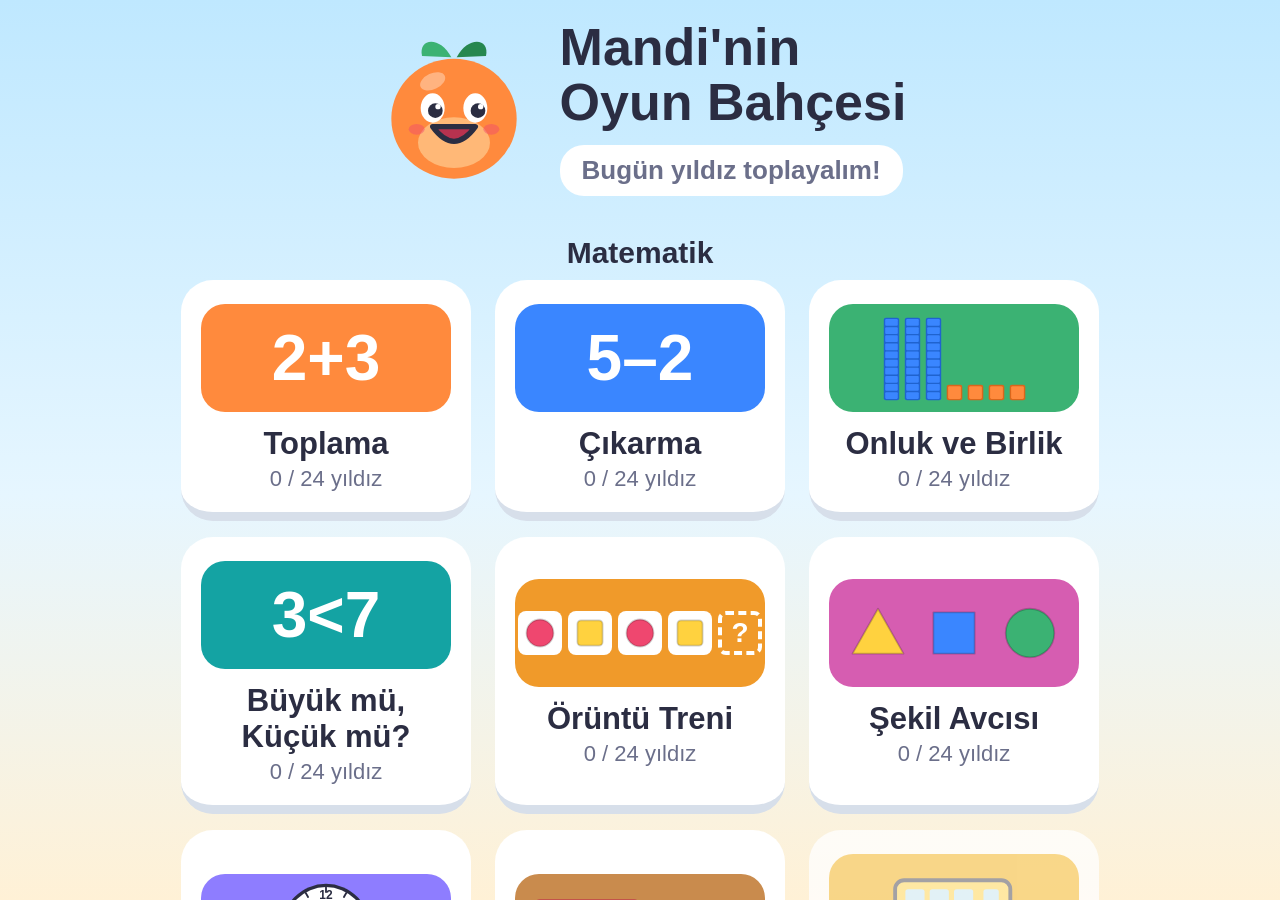
<file: public/index.html>
<!doctype html>
<html lang="tr" manifest="offline.appcache">
<head>
<meta charset="utf-8">
<script>
/* AppCache olaylarını en baştan kaydet (eski iPad/Android teşhisi için) */
(function () {
  var log = window.__acLog = [];
  var ac = window.applicationCache;
  if (!ac || !ac.addEventListener) return;
  var names = ['checking', 'noupdate', 'downloading', 'progress', 'cached', 'updateready', 'obsolete', 'error'];
  for (var i = 0; i < names.length; i++) {
    (function (n) {
      ac.addEventListener(n, function (e) {
        var last = log[log.length - 1];
        if (n === 'progress') {
          var t = 'progress ' + (e && e.loaded != null ? e.loaded + '/' + e.total : '');
          if (last && last.indexOf('progress') === 0) log[log.length - 1] = t; else log.push(t);
        } else {
          log.push(n + (n === 'error' && e && e.reason ? '(' + e.reason + ')' : ''));
        }
      });
    })(names[i]);
  }
})();
</script>
<meta name="viewport" content="width=device-width, initial-scale=1, maximum-scale=1, user-scalable=no">
<meta name="theme-color" content="#ff8a3d">
<meta name="mobile-web-app-capable" content="yes">
<title>Mandi'nin Oyun Bahçesi – 1. Sınıf Eğitici Oyunlar: Toplama, Çıkarma, Saat, Hece, Trafik, Satranç, Mangala</title>
<meta name="description" content="1. sınıf çocuklar için ücretsiz, reklamsız eğitici oyunlar: toplama, çıkarma, onluk ve birlik, sayı karşılaştırma, örüntüler, geometrik şekiller, saat, paralarımız, Hece Treni ile heceleme Trafik Kahramanı ile trafik güvenliği, Satranç Okulu ve Mangala. Bir kez açın, internetsiz oynayın.">
<meta name="robots" content="index, follow, max-image-preview:large">
<link rel="canonical" href="https://mandi.etka.org/">
<link rel="manifest" href="manifest.json">
<link rel="icon" href="icons/icon-192.png">
<link rel="apple-touch-icon" href="icons/icon-192.png">
<meta name="apple-mobile-web-app-capable" content="yes">
<meta name="apple-mobile-web-app-title" content="Mandi">
<meta name="apple-mobile-web-app-status-bar-style" content="default">
<link rel="alternate" type="text/plain" title="LLM özeti" href="https://mandi.etka.org/llms.txt">

<meta property="og:type" content="website">
<meta property="og:locale" content="tr_TR">
<meta property="og:site_name" content="Mandi'nin Oyun Bahçesi">
<meta property="og:title" content="1. Sınıf Eğitici Oyunlar – Mandi'nin Oyun Bahçesi">
<meta property="og:description" content="Çocuklar nesneleri sayarak, onluk çubuklarla, saat ibrelerini çevirerek ve trene hece dizerek matematik, okuma ve trafik kurallarını öğreniyor. Ücretsiz, reklamsız, internetsiz.">
<meta property="og:url" content="https://mandi.etka.org/">
<meta property="og:image" content="https://mandi.etka.org/og.jpg">
<meta property="og:image:width" content="1200">
<meta property="og:image:height" content="630">
<meta property="og:image:alt" content="Mandi adlı mandalina karakteriyle toplama oyunu ekranı">
<meta name="twitter:card" content="summary_large_image">

<script type="application/ld+json">
{
  "@context": "https://schema.org",
  "@type": ["WebApplication", "LearningResource"],
  "name": "Mandi'nin Oyun Bahçesi – 1. Sınıf Eğitici Oyunlar",
  "alternateName": ["Mandi Toplama Oyunu", "Mandi Çıkarma Oyunu", "Mandi Onluk ve Birlik Oyunu", "Mandi Saat Okuma Oyunu", "Büyük mü Küçük mü", "Örüntü Treni", "Şekil Avcısı", "Bakkal Mandi", "Mandi Otobüsü", "Hece Treni", "Trafik Kahramanı", "Satranç Okulu", "Çocuklar için satranç öğren", "Mangala", "Mangala oyunu çocuk"],
  "url": "https://mandi.etka.org/",
  "image": "https://mandi.etka.org/og.jpg",
  "description": "1. sınıf çocuklar için ücretsiz, reklamsız ve internetsiz çalışan eğitici oyunlar. Matematikte her biri 8 seviyeli sekiz oyun: 20'ye kadar toplama, 20'ye kadar onluk bozmadan çıkarma, 100'e kadar onluk ve birlik (basamak değeri), sayı karşılaştırma (çok-az, büyük-küçük, >, <, =), örüntüler ve ritmik sayma, geometrik şekiller (üçgen, kare, dikdörtgen, daire), tam/yarım saat okuma ve paralarımız (20 liraya kadar sayma, ödeme, para üstü): nesnelerle sayma, sayı doğrusu, onluk kutu, onluk çubukları, akrep ve yelkovanı çevirerek saat kurma. Türkçede Hece Treni: heceleri vagonlara dizerek kelime kurma, eksik heceyi bulma, hece sayma ve okuduğunu resimle eşleştirme. Mandi Otobüsü: otobüsü durağa sürüp bilet parası toplama, yolcu sayma ve para üstü verme. Hayat Bilgisinde Trafik Kahramanı: trafik ve yaya ışıkları, yaya geçidi, kaldırım, emniyet kemeri, kask ve trafik levhaları. Akıl Oyunlarında Satranç Okulu: taşların hareketlerini küçük tahtalarda adım adım, sonra taş yeme, şah çekme, rok, terfi ve tam tahtada mat; ve Mangala: geleneksel Türk zekâ oyunu, Mandi'ye karşı ya da iki kişi.",
  "inLanguage": "tr",
  "applicationCategory": "EducationalApplication",
  "applicationSubCategory": "Matematik",
  "operatingSystem": "Android, iOS, Windows, macOS, Linux (web tarayıcısı)",
  "browserRequirements": "Yeni cihazların neredeyse tamamında çalışır. Denenen eski cihazlar: iPad 3 (iOS 9.3.5 Safari, internetsiz dahil), Samsung Galaxy Tab 3 Lite (Android 4.2 Chrome)",
  "isAccessibleForFree": true,
  "publisher": { "@type": "Organization", "name": "Mandi'nin Oyun Bahçesi", "email": "mandi@etka.org", "url": "https://mandi.etka.org/" },
  "offers": { "@type": "Offer", "price": "0", "priceCurrency": "TRY" },
  "learningResourceType": "Eğitsel oyun",
  "educationalLevel": "İlkokul 1. sınıf",
  "typicalAgeRange": "6-9",
  "teaches": ["Toplama işlemi", "20'ye kadar toplama", "Sayı doğrusunda toplama", "Onluk kutu ile toplama", "Eksik toplananı bulma", "Çıkarma işlemi", "20'ye kadar onluk bozmadan çıkarma", "Sayı doğrusunda geriye sayarak çıkarma", "Eksik çıkanı bulma", "100'e kadar sayılar", "Onluk ve birlik (basamak değeri)", "Onluk çubukları ve birlik küpleriyle sayı oluşturma", "Çokluk ve azlık karşılaştırma", "Büyük, küçük, eşit işaretleri (>, <, =)", "100'e kadar sayıları karşılaştırma", "Renk ve şekil örüntüleri", "Ritmik sayma (2'şer, 5'er, 10'ar)", "Sayı örüntüleri", "Üçgen, kare, dikdörtgen ve daireyi tanıma", "Köşe ve kenar sayma", "Nesnelerin şekillerini tanıma", "Paralarımızı tanıma ve sayma", "Alışverişte tam para ödeme", "Para üstü hesaplama", "Para üstünü sayarak verme", "Binen ve inen yolcularla toplama ve çıkarma", "Tam ve yarım saatleri okuma", "Akrep ve yelkovanla saat kurma", "Dijital ve analog saati eşleştirme", "Heceleme", "Hecelerden kelime oluşturma", "Kelimedeki hece sayısını bulma", "Okuduğunu resimle eşleştirme", "Trafik ışıklarının anlamı", "Yaya ışığı ve yaya geçidi", "Güvenli karşıya geçme (sola, sağa, sola bakma)", "Emniyet kemeri ve arka koltuk", "Bisiklette kask kullanımı", "Temel trafik levhaları", "Mangala oynama", "Strateji ve ileriyi düşünme", "Tek ve çift sayılar", "Satranç taşlarının hareketleri", "Satranç kuralları: şah, mat, rok, terfi, geçerken alma", "Satranç tahtası dizilişi"],
  "audience": { "@type": "EducationalAudience", "educationalRole": "student" },
  "featureList": ["İnternet olmadan çalışır", "Reklam yok", "Hesap ve kişisel veri gerekmez", "On üç oyun, seviyeler ve yıldız ödülleri", "Nesnelere dokunarak sayma"]
}
</script>

<link rel="stylesheet" href="style.css">
</head>
<body>

<!-- Ortak SVG sembolleri -->
<svg width="0" height="0" style="position:absolute" aria-hidden="true">
  <defs>
    <symbol id="i-apple" viewBox="0 0 40 40">
      <path d="M20 11C12 5 2 10 4 22c2 12 10 16 16 13 6 3 14-1 16-13 2-12-8-17-16-11z" fill="currentColor"/>
      <path d="M20 11l2-8" stroke="#6b4226" stroke-width="2.6" stroke-linecap="round" fill="none"/>
      <path d="M22 6c4-4 9-3 10-1-4 3-8 3-10 1z" fill="#3bb273"/>
      <ellipse cx="12" cy="18" rx="3" ry="5" fill="#fff" opacity=".4"/>
    </symbol>
    <symbol id="i-star" viewBox="0 0 40 40">
      <path d="M20 3l5 11 12 1.5-9 8.5 2.5 12L20 30l-10.5 6 2.5-12-9-8.5L15 14z" fill="currentColor" stroke="rgba(0,0,0,.12)" stroke-width="1.5" stroke-linejoin="round"/>
      <ellipse cx="15" cy="17" rx="2.5" ry="4" fill="#fff" opacity=".45"/>
    </symbol>
    <symbol id="i-balloon" viewBox="0 0 40 40">
      <path d="M20 2C11 2 6 9 6 16c0 9 8 15 14 16 6-1 14-7 14-16 0-7-5-14-14-14z" fill="currentColor"/>
      <path d="M18 32l2 3 2-3z" fill="currentColor"/>
      <path d="M20 35c-2 2 2 3 0 5" stroke="#7a7a8c" stroke-width="1.5" fill="none"/>
      <ellipse cx="13" cy="12" rx="3" ry="5" fill="#fff" opacity=".45"/>
    </symbol>
    <symbol id="i-lock" viewBox="0 0 40 40">
      <rect x="9" y="18" width="22" height="17" rx="4" fill="currentColor"/>
      <path d="M14 18v-5a6 6 0 0 1 12 0v5" stroke="currentColor" stroke-width="4" fill="none"/>
    </symbol>
    <symbol id="i-back" viewBox="0 0 40 40">
      <path d="M24 9L12 20l12 11" stroke="currentColor" stroke-width="5" stroke-linecap="round" stroke-linejoin="round" fill="none"/>
    </symbol>
    <symbol id="i-sound" viewBox="0 0 40 40">
      <path d="M7 15h6l9-7v24l-9-7H7z" fill="currentColor"/>
      <path class="waves" d="M27 14c3 3 3 9 0 12M31 10c5 5 5 15 0 20" stroke="currentColor" stroke-width="3" stroke-linecap="round" fill="none"/>
    </symbol>
    <symbol id="i-rod" viewBox="0 0 24 120">
      <rect x="1" y="1" width="22" height="118" rx="3" fill="#1f63cf"/>
      <g fill="#3a86ff">
        <rect x="3" y="3" width="18" height="9.6" rx="1.5"/><rect x="3" y="14.6" width="18" height="9.6" rx="1.5"/>
        <rect x="3" y="26.2" width="18" height="9.6" rx="1.5"/><rect x="3" y="37.8" width="18" height="9.6" rx="1.5"/>
        <rect x="3" y="49.4" width="18" height="9.6" rx="1.5"/><rect x="3" y="61" width="18" height="9.6" rx="1.5"/>
        <rect x="3" y="72.6" width="18" height="9.6" rx="1.5"/><rect x="3" y="84.2" width="18" height="9.6" rx="1.5"/>
        <rect x="3" y="95.8" width="18" height="9.6" rx="1.5"/><rect x="3" y="107.4" width="18" height="9.6" rx="1.5"/>
      </g>
    </symbol>
    <symbol id="i-cube" viewBox="0 0 24 24">
      <rect x="1" y="1" width="22" height="22" rx="3" fill="#d9661c"/>
      <rect x="3" y="3" width="18" height="18" rx="2" fill="#ff8a3d"/>
    </symbol>
    <symbol id="i-frog" viewBox="0 0 40 40">
      <ellipse cx="20" cy="25" rx="15" ry="12" fill="#3bb273"/>
      <circle cx="12" cy="13" r="6" fill="#3bb273"/><circle cx="28" cy="13" r="6" fill="#3bb273"/>
      <circle cx="12" cy="13" r="3.6" fill="#fff"/><circle cx="28" cy="13" r="3.6" fill="#fff"/>
      <circle cx="13" cy="14" r="1.8" fill="#2b2d42"/><circle cx="29" cy="14" r="1.8" fill="#2b2d42"/>
      <path d="M13 27q7 5 14 0" stroke="#1f6e45" stroke-width="2.2" fill="none" stroke-linecap="round"/>
      <ellipse cx="20" cy="31" rx="9" ry="4" fill="#8be0ae"/>
    </symbol>
  </defs>
</svg>

<div id="app">

  <!-- ANA SAYFA -->
  <section id="s-home" class="screen">
    <div class="home-inner">
    <div class="home-top">
      <div class="home-mascot" id="home-mascot"></div>
      <div class="home-title">
        <h1>Mandi'nin<br>Oyun Bahçesi</h1>
        <p class="bubble-lite" id="home-hello">Merhaba! Hadi oynayalım!</p>
      </div>
    </div>
    <div id="subjects"></div>
    <footer class="home-foot">
      <p class="offline" id="offline-status"></p>
      <button class="parent-link" data-go="about">Ebeveyn ve öğretmenler için</button>
      <button class="ver" id="ver" aria-label="Sürüm ve güncelleme"></button>
    </footer>
    </div>
  </section>

  <!-- EBEVEYN VE ÖĞRETMENLER İÇİN (arama motorları da bu metni okur) -->
  <section id="s-about" class="screen">
    <header class="bar">
      <button class="icon-btn" data-go="home" aria-label="Geri"><svg><use xlink:href="#i-back"/></svg></button>
      <h2>Ebeveyn ve öğretmenler için</h2>
      <span class="bar-space"></span>
    </header>
    <div class="about">
      <article>
        <h2>1. sınıf için eğitici oyunlar: ücretsiz, reklamsız, internetsiz</h2>
        <p><strong>Mandi'nin Oyun Bahçesi</strong>, 6-9 yaş çocuklar için öğrenmeyi oyunlaştıran bir oyun bahçesidir. Matematik bölümündeki sekiz oyun 1. sınıfın temel konularını adım adım çalıştırır: 20'ye kadar <strong>toplama</strong> ve <strong>çıkarma</strong>, 100'e kadar <strong>onluk ve birlik</strong>, sayıları <strong>karşılaştırma</strong>, <strong>örüntüler</strong> ve ritmik sayma, <strong>geometrik şekiller</strong>, tam ve yarım <strong>saat</strong> okuma ve <strong>paralarımız</strong>. Bakkal Mandi'de yıldız toplayan çocuklar için <strong>Mandi Otobüsü</strong> açılır: otobüsü durağa sürer, bilet parası toplar, yolcuları sayar ve para üstü verir. Türkçe bölümündeki <strong>Hece Treni</strong> ilk okuma-yazma dönemindeki heceleme becerisini çalıştırır. Hayat Bilgisi bölümündeki <strong>Trafik Kahramanı</strong> trafikte güvenliği öğretir. Akıl Oyunları bölümünde satranç taşlarını ve kurallarını adım adım öğreten <strong>Satranç Okulu</strong> ile geleneksel Türk zekâ oyunu <strong>Mangala</strong> var: Mandi'ye karşı ya da iki kişi oynanır. Yeni oyunlar eklenmeye devam ediyor. Rehber karakter Mandi adında bir mandalinadır: doğru cevapta sevinir, yanlış cevapta çocukla birlikte sayar.</p>

        <h2>Nasıl oynanır?</h2>
        <p>Her seviye 8 sorudan oluşur. Çocuk üç büyük cevaptan birine dokunur. Nesnelere dokunarak tek tek sayabilir; yanlış cevapta Mandi nesneleri birlikte numaralar. Seviye sonunda 1-3 yıldız kazanılır ve bir sonraki seviye açılır. Süre baskısı yoktur.</p>

        <h2>İnternetsiz nasıl kullanılır?</h2>
        <ol>
          <li>Tablet veya telefon internete bağlıyken <strong>mandi.etka.org</strong> adresini açın (Android'de Chrome, iPad/iPhone'da Safari).</li>
          <li>Tarayıcı menüsünden <strong>Ana ekrana ekle</strong>'yi seçin (Safari'de Paylaş düğmesi). Ana ekrandaki simgeyi internet varken bir kez açın.</li>
          <li>Ana sayfanın altında "İnternetsiz oynanabilir" yazısı görününce internet bağlantısı artık gerekmez.</li>
        </ol>

        <h2>Hangi cihazlarda çalışır?</h2>
        <p>Yeni tablet, telefon ve bilgisayarların neredeyse tamamında tarayıcıdan çalışır; kurulum dosyası veya uygulama mağazası gerekmez. Eski tabletler de düşünülerek yapıldı. Denenen eski cihazlar:</p>
        <ul>
          <li><strong>iPad 3</strong> (iOS 9.3.5, Safari): internetsiz kullanım dahil çalışıyor.</li>
          <li><strong>Samsung Galaxy Tab 3 Lite</strong> (SM-T110, Android 4.2, Chrome).</li>
        </ul>
        <p>Not: Safari'de <strong>Gizli (Private) modda</strong> ya da çerezler tamamen engelliyken internetsiz kullanım ve yıldız kaydı çalışmaz; normal modda açın.</p>

        <h2>Öğretmenler için: sınıfta kullanım</h2>
        <p>Oyun akıllı tahtada, sınıf tabletlerinde veya öğrencilerin evdeki cihazlarında açılabilir; kurulum, hesap ya da öğrenci bilgisi gerekmez. Bir kez açıldıktan sonra okul internetinin kesik olduğu anlarda da çalışır. Her cihaz kendi ilerlemesini ayrı tutar. Seviyeler sırayla açıldığı için her oyun, konuyu somuttan (nesneler, onluk kutu, onluk çubukları) soyuta (yalnızca sayılar) doğru ilerleyen bir pekiştirme etkinliği olarak kullanılabilir.</p>

        <h2>Gizlilik</h2>
        <p>Reklam, üyelik, uygulama içi satın alma ve takip kodu yoktur. Kişisel veri toplanmaz; yalnızca kazanılan yıldızlar cihazın kendi tarayıcısında saklanır. Bize e-posta ile yazdığınızda adresiniz yalnızca size cevap vermek için kullanılır.</p>

        <h2 id="iletisim">Bize yazın</h2>
        <p>Mandi'nin Oyun Bahçesi, öğretmenlerin ve velilerin görüşleriyle büyüyor. Bir oyunla ilgili geri bildiriminizi, yeni oyun ya da konu isteğinizi, sınıfta kullanım deneyiminizi veya karşılaştığınız bir hatayı bize yazabilirsiniz:</p>
        <!--email_off--><p class="about-mail"><a href="mailto:mandi@etka.org?subject=Mandi%27nin%20Oyun%20Bah%C3%A7esi">mandi@etka.org</a></p><!--/email_off-->
        <p>Bir sorun bildiriyorsanız kullandığınız cihazı ve ana sayfanın en altındaki sürüm yazısına dokununca çıkan satırı da eklerseniz sorunu daha hızlı çözebiliriz. Lütfen çocuklarla ilgili kişisel bilgi göndermeyin.</p>

        <h2 class="about-sep">Oyunlar ve seviyeler</h2>
        <p>Oyunların çoğu 8 seviyeden oluşur ve seviyeler sırayla açılır.</p>

        <h3>Toplama oyunu: 8 seviye</h3>
        <ol>
          <li><strong>5'e kadar toplama:</strong> elma, yıldız ve balonları sayarak.</li>
          <li><strong>10'a kadar toplama:</strong> nesneler beşli sıralarla gösterilir, göz grupları hemen tanır.</li>
          <li><strong>Sayı doğrusu:</strong> kurbağa sayı doğrusunda ileri zıplar, her zıplama +1'dir.</li>
          <li><strong>Onluk kutu (onluk çerçeve):</strong> iki renkli pullarla 10'a kadar toplama.</li>
          <li><strong>Sayılarla toplama:</strong> görsel destek olmadan 10'a kadar.</li>
          <li><strong>Gizli sayı:</strong> eksik toplananı bulma, örneğin 3 + ? = 7.</li>
          <li><strong>20'ye kadar toplama:</strong> iki onluk kutu ile "önce 10'u tamamla" stratejisi.</li>
          <li><strong>Şampiyon:</strong> 20'ye kadar karışık sorular.</li>
        </ol>

        <h3>Çıkarma oyunu: 8 seviye</h3>
        <ol>
          <li><strong>5'ten çıkarma:</strong> nesnelerin bir kısmı çizilir, çocuk kalanları sayar.</li>
          <li><strong>10'dan çıkarma:</strong> aynı yöntemle 10'a kadar.</li>
          <li><strong>Sayı doğrusu:</strong> kurbağa geriye zıplar, her zıplama –1'dir.</li>
          <li><strong>Onluk kutu:</strong> pullar tek tek silinir, kalanlar sayılır.</li>
          <li><strong>Sayılarla çıkarma:</strong> görsel destek olmadan 10'a kadar.</li>
          <li><strong>Gizli sayı:</strong> eksik çıkanı bulma, örneğin 8 – ? = 5.</li>
          <li><strong>20'ye kadar çıkarma:</strong> iki onluk kutu ile onluk bozmadan (ör. 17 – 4).</li>
          <li><strong>Şampiyon:</strong> 20'ye kadar karışık sorular.</li>
        </ol>

        <h3>Onluk ve Birlik oyunu: 8 seviye</h3>
        <ol>
          <li><strong>Onluk nedir?</strong> 1 onluk çubuk ve birlik küplerle 11-19 arası sayılar.</li>
          <li><strong>Onlukları say:</strong> çubuklarla 10, 20, 30... 90.</li>
          <li><strong>Sayıyı oku:</strong> çubuk ve küplere bakarak 50'ye kadar sayıları bulma.</li>
          <li><strong>Sayıyı kur:</strong> +10 ve +1 düğmeleriyle istenen sayıyı oluşturma (30'a kadar). 10 küp birleşince 1 onluk olur.</li>
          <li><strong>Kaç onluk?</strong> Bir sayıda kaç onluk, kaç birlik olduğunu bulma (ör. 47'de 4 onluk, 7 birlik).</li>
          <li><strong>Sayıyı oku:</strong> 99'a kadar.</li>
          <li><strong>Sayıyı kur:</strong> 99'a kadar.</li>
          <li><strong>Şampiyon:</strong> karışık sorular.</li>
        </ol>

        <h3>Büyük mü, Küçük mü?: 8 seviye</h3>
        <ol>
          <li><strong>Çok olan:</strong> iki tabaktan daha çok nesne olanı seçme.</li>
          <li><strong>Az olan:</strong> daha az nesne olanı seçme.</li>
          <li><strong>Timsah:</strong> nesneleri sayıp &gt;, &lt;, = işaretini seçme (10'a kadar).</li>
          <li><strong>Sayılarla:</strong> 20'ye kadar sayıları karşılaştırma.</li>
          <li><strong>Eşit mi?</strong> eşit sayıların daha sık geldiği sorular.</li>
          <li><strong>Büyük sayılar:</strong> 99'a kadar; 47-74 gibi ters basamaklı ve 63-68 gibi aynı onluklu sayılar.</li>
          <li><strong>En büyük, en küçük:</strong> üç sayıdan en büyüğünü ya da en küçüğünü bulma.</li>
          <li><strong>Şampiyon:</strong> hepsi karışık.</li>
        </ol>
        <p>İşaretler "timsah ağzı" ile öğretilir: timsahın ağzı her zaman büyük sayıya açılır, sivri ucu küçük sayıyı gösterir. Yanlışta Mandi nesneleri her tabakta ayrı ayrı sayar.</p>

        <h3>Örüntü Treni: 8 seviye</h3>
        <ol>
          <li><strong>Renkler:</strong> kırmızı-mavi gibi iki renkli örüntüde sıradaki vagonu bulma.</li>
          <li><strong>Renk dizisi:</strong> AAB, ABB, ABC türü renk örüntüleri.</li>
          <li><strong>Şekiller:</strong> daire, kare, üçgen, yıldız, kalp örüntüleri.</li>
          <li><strong>Renk ve şekil:</strong> hem rengin hem şeklin değiştiği, dikkat gerektiren örüntüler.</li>
          <li><strong>Eksik vagon:</strong> örüntünün ortasındaki eksik parçayı bulma.</li>
          <li><strong>Ritmik sayma:</strong> 2'şer, 5'er, 10'ar ileri sayma.</li>
          <li><strong>İleri geri:</strong> artan ve azalan sayı örüntüleri, ortada eksik sayı.</li>
          <li><strong>Şampiyon:</strong> hepsi karışık.</li>
        </ol>
        <p>Yanlışta tekrar eden kısım renkli bantlarla gösterilir; sayılarda her vagonun üstüne +2, +5 gibi adım yazılır.</p>

        <h3>Şekil Avcısı: 8 seviye</h3>
        <ol>
          <li><strong>Şekli bul:</strong> adı yazılan şekli (üçgen, kare, dikdörtgen, daire) seçme.</li>
          <li><strong>Adı ne?</strong> gösterilen şeklin adını seçme.</li>
          <li><strong>Hangisi farklı?</strong> döndürülmüş ve farklı boyuttaki şekiller arasından farklı olanı bulma.</li>
          <li><strong>Kaç köşe?</strong> üçgen, kare ve dikdörtgenin köşelerini sayma.</li>
          <li><strong>Kaç kenar?</strong> kenarları sayma.</li>
          <li><strong>Şekil say:</strong> karışık şekiller içinde bir türü sayma.</li>
          <li><strong>Etrafımızda:</strong> kapı, saat, pizza dilimi, pencere gibi nesnelerin hangi şekle benzediğini bulma.</li>
          <li><strong>Şampiyon:</strong> hepsi karışık.</li>
        </ol>
        <p>Şekiller farklı yön ve boyutlarda gelir; çocuk şeklin dönse de aynı kaldığını öğrenir. Yanlışta köşeler ve kenarlar numaralanır, sayılan şekiller parlatılır.</p>

        <h3>Saat oyunu: 8 seviye</h3>
        <ol>
          <li><strong>Tam saat:</strong> analog saati okuma (saat 3, saat 8...).</li>
          <li><strong>Tam saat kur:</strong> kırmızı akrebi sürükleyerek istenen saati gösterme.</li>
          <li><strong>Buçuk:</strong> yarım saatleri okuma; en sık hata olan "akrebin geçtiği sayı" şıklarda yer alır.</li>
          <li><strong>Dijital saat:</strong> dijital saatle aynı zamanı gösteren analog saati bulma.</li>
          <li><strong>Buçuk kur:</strong> akrep ve yelkovanı birlikte kurma.</li>
          <li><strong>Karışık:</strong> tam ve yarım saatler.</li>
          <li><strong>Kaç saat sonra?</strong> 1-3 saat sonrasını bulma.</li>
          <li><strong>Şampiyon:</strong> hepsi karışık.</li>
        </ol>
        <p>Kısa kırmızı ibre akrep, uzun mavi ibre yelkovandır. Yanlış cevapta Mandi doğru sayıları sarıyla işaretler.</p>

        <h3>Bakkal Mandi: 8 seviye</h3>
        <ol>
          <li><strong>Kaç lira?</strong> 1 liraları sayma.</li>
          <li><strong>5 ve 1:</strong> 5 liralık ve 1 liralarla 10'a kadar sayma.</li>
          <li><strong>Kumbara:</strong> 10, 5 ve 1 liralarla 20'ye kadar sayma.</li>
          <li><strong>Öde:</strong> ürünün fiyatını tam parayla ödeme (10 liraya kadar).</li>
          <li><strong>Neyi alabilirim?</strong> Cebindeki paranın yettiği ürünü seçme.</li>
          <li><strong>Öde:</strong> 20 liraya kadar, 20 liralık dahil.</li>
          <li><strong>Para üstü:</strong> 10 ya da 20 lirayla ödeyince kalanı bulma.</li>
          <li><strong>Şampiyon:</strong> hepsi karışık.</li>
        </ol>
        <p>Paralar gerçek banknotların kopyası değil, renkleri benzeyen sade çizimlerdir. Yanlışta Mandi paraları ara toplamlarla sayar, fazla ya da eksik ödemeyi söyler.</p>

        <h3>Mandi Otobüsü: 3 seviye</h3>
        <p>Bakkal Mandi'de 12 yıldız toplanınca açılır. Çocuk Gaz ve Fren düğmeleriyle otobüsü durağa sürer; durakta oyun durur, süre baskısı yoktur. Her seferde 4 durak ve 8 görev vardır.</p>
        <ol>
          <li><strong>İlk sefer:</strong> yolcuların verdiği bilet parasını sayma (10 liraya kadar).</li>
          <li><strong>Yolcu say:</strong> binen ve inen yolcularla "kaç kişi oldu, kaç kişi kaldı?" (10 koltuk) ve bilet parası.</li>
          <li><strong>Para üstü:</strong> 5 ya da 10 lira veren yolcuya 1 ve 5 liralarla para üstünü sayarak verme.</li>
        </ol>
        <p>Durağı geçerse otobüs geri gelir; kaza ya da ceza yoktur. Bu oyun ana sayfa açıldıktan sonra arka planda yüklenir; internetsiz de çalışır.</p>

        <h3>Hece Treni: 8 seviye</h3>
        <ol>
          <li><strong>Resmi bul:</strong> hecelerine ayrılmış kelimeyi (ka-le) okuyup doğru resmi seçme.</li>
          <li><strong>Treni kur:</strong> resimdeki kelimenin hecelerini sırayla vagonlara dizme (2 hece).</li>
          <li><strong>Eksik hece:</strong> trende eksik kalan vagonun hecesini bulma.</li>
          <li><strong>Kaç hece?</strong> Kelimeyi heceleyip hece sayısını bulma (1-4 hece).</li>
          <li><strong>Resmi bul:</strong> bu kez kelime bütün yazılır; okuyup resmi bulma.</li>
          <li><strong>Treni kur:</strong> 3-4 heceli kelimeler (a-ra-ba, kap-lum-ba-ğa).</li>
          <li><strong>Uzun tren:</strong> daha çok yanıltıcı vagonla kelime kurma.</li>
          <li><strong>Şampiyon:</strong> hepsi karışık.</li>
        </ol>
        <p>Oyun sessizdir; çocuk heceleri kendisi okur. Yanlışta yanlış vagonlar boşalır ve doğru hece sarıyla gösterilir. 37 resimli kelime vardır.</p>

        <h3>Trafik Kahramanı: 8 seviye</h3>
        <p>1. sınıf Hayat Bilgisi "trafikte güvenlik" konusu.</p>
        <ol>
          <li><strong>Trafik ışığı:</strong> kırmızı, sarı ve yeşil ışıkta araçlar ne yapar?</li>
          <li><strong>Yaya ışığı:</strong> beklemek mi, bakıp yürüyerek geçmek mi?</li>
          <li><strong>Doğru mu?</strong> Sokaktaki bir resme bakıp davranışın doğru ya da yanlış olduğuna karar verme (yaya geçidi, kaldırım, yolda top oynamak).</li>
          <li><strong>Karşıya geçiş:</strong> kısa sorular (nereden geçeriz, önce nereye bakarız, servisten nasıl ineriz).</li>
          <li><strong>Levhalar:</strong> yaya geçidi, okul geçidi, dur, bisiklet yolu, ışıklı kavşak, girilmez, park yeri, hastane, yaya giremez ve otobüs durağı levhaları; levhanın adını bulma ya da adı verilen levhayı seçme.</li>
          <li><strong>Hangisi güvenli?</strong> Üç resimden güvenli davranışı seçme.</li>
          <li><strong>Arabada:</strong> emniyet kemeri, arka koltuk ve bisiklette kask.</li>
          <li><strong>Şampiyon:</strong> hepsi karışık.</li>
        </ol>
        <p>Her cevaptan sonra kısa bir açıklama cümlesi gösterilir; çocuk kuralı nedeniyle birlikte öğrenir.</p>

        <h3>Satranç Okulu: 12 seviye</h3>
        <p>Satrancı rakipsiz, alıştırmayla öğreten bir eğitim oyunudur; bilgisayara ya da arkadaşa karşı oyun yoktur. İlk seviyeler küçük tahtada (5×5) tek taşla başlar. Her yeni taş ve kural önce kısa bir tanıtımla başlar: Mandi taşı gösterir, örnek hamleleri tek tek oynar ("İleri gider… Sağa gider…"); çocuk "Başla!" deyince alıştırmalar gelir. Alıştırmalarda çocuk önce taşın gidebileceği kareleri bulur, sonra taşı oynatıp yıldız toplar.</p>
        <ol>
          <li><strong>Kale:</strong> düz gider.</li>
          <li><strong>Fil:</strong> çapraz gider, hep aynı renk karede kalır.</li>
          <li><strong>Vezir:</strong> hem düz hem çapraz gider.</li>
          <li><strong>Şah:</strong> her yöne bir kare gider.</li>
          <li><strong>At:</strong> L çizer, taşların üstünden atlar.</li>
          <li><strong>Piyon:</strong> ileri gider, ilk hamlede iki kare; çapraz yer.</li>
          <li><strong>Engeller:</strong> birden çok taş; kendi taşının üstünden geçilmez; yıldıza hangi taş gider?</li>
          <li><strong>Taş yeme:</strong> hangi siyah taşlar yenebilir; siyah piyonların hepsini yeme bulmacaları.</li>
          <li><strong>Şah çekme:</strong> şaha saldıran taşı bulma, şahı güvenli kareye kaçırma, şah çekme.</li>
          <li><strong>Özel hamleler:</strong> piyon terfisi, rok (ne zaman yapılamaz?), geçerken alma.</li>
          <li><strong>Tam tahta:</strong> taşların başlangıç dizilişi (a-h, 1-8 kare adlarıyla).</li>
          <li><strong>Şampiyon:</strong> tam tahtada karışık görevler ve tek hamlede mat bulmacaları.</li>
        </ol>
        <p>Yanlış dokunuşta taşın kuralı yazılır ve gidebildiği kareler gösterilir. Seviyeler sırayla açılır.</p>

        <h3>Mangala: 4 seviye</h3>
        <p>Geleneksel Türk zekâ oyunu; Akıl ve Zekâ Oyunları turnuva kurallarıyla oynanır. Her oyuncunun 6 kuyusu ve bir hazinesi vardır, her kuyuda 4 taş bulunur.</p>
        <ol>
          <li><strong>Kolay Mandi:</strong> ipuçlu. Bir tur daha kazandıran kuyular yıldızla, taş aldıran kuyular artıyla gösterilir.</li>
          <li><strong>Orta Mandi</strong> ve <strong>Zor Mandi:</strong> daha ileriyi düşünen rakip.</li>
          <li><strong>İki kişi:</strong> aynı tablette iki çocuk (Mavi ve Turuncu).</li>
        </ol>
        <p>Kurallar: Bir kuyudaki taşların hepsi alınır; ilki aynı kuyuya, diğerleri sağa doğru birer birer bırakılır (kuyuda tek taş varsa yandaki kuyuya geçer). Son taş kendi hazinene düşerse bir tur daha oynarsın. Son taş rakibin kuyusundaki taşları çift yaparsa o taşların hepsini alırsın. Son taş kendi boş kuyuna düşerse, o taşı ve karşıdaki kuyunun taşlarını alırsın. Kuyularındaki taşları ilk bitiren, rakibin kuyularında kalan taşları da alır. Hazinesinde çok taş olan kazanır.</p>
        <p>Çocuk taşları sayarak son taşın nereye düşeceğini tahmin eder ve tek-çift sayıları kullanır. Seviyeler kilitsizdir, istenen zorluk ya da iki kişilik oyun doğrudan seçilir. Mandi'yi yenince 2, 10 taş farkla yenince 3 yıldız; berabere ya da kayıpta 1 yıldız.</p>

        <p class="about-cta"><button class="btn btn-go" data-go="home">Oyunlara git</button></p>
      </article>
    </div>
  </section>

  <!-- SEVİYE SEÇİMİ -->
  <section id="s-levels" class="screen">
    <header class="bar">
      <button class="icon-btn" data-go="home" aria-label="Geri"><svg><use xlink:href="#i-back"/></svg></button>
      <h2 id="levels-title">Toplama</h2>
      <div class="bar-stars"><svg class="mini-star"><use xlink:href="#i-star"/></svg><span id="total-stars">0</span></div>
    </header>
    <div class="levels" id="levels"></div>
  </section>

  <!-- OYUN -->
  <section id="s-play" class="screen">
    <header class="bar">
      <button class="icon-btn" data-go="levels" aria-label="Geri"><svg><use xlink:href="#i-back"/></svg></button>
      <div class="dots" id="dots"></div>
      <button class="icon-btn" id="sound-btn" aria-label="Ses"><svg><use xlink:href="#i-sound"/></svg></button>
    </header>
    <div class="stage" id="stage"></div>
    <div class="choices" id="choices"></div>
    <div class="play-mascot">
      <div class="bubble" id="bubble"></div>
      <div class="masc-wrap" id="play-mascot"></div>
    </div>
    <div class="streak" id="streak"></div>
  </section>

  <!-- SONUÇ -->
  <section id="s-result" class="screen">
    <div class="result-card">
      <div class="result-mascot" id="result-mascot"></div>
      <h2 id="result-title">Harika!</h2>
      <div class="big-stars" id="big-stars"></div>
      <p id="result-text"></p>
      <div class="result-btns">
        <button class="btn btn-soft" id="btn-again">Tekrar</button>
        <button class="btn btn-go" id="btn-next">Devam</button>
      </div>
    </div>
  </section>

</div>

<div id="fx"></div>

<script src="app.js"></script>
</body>
</html>
</file>
<file: public/style.css>
/* Hedef: Samsung SM-T110 (Android 4.2, Chrome <= 71, 1024x600, 1 GB RAM).
   Kurallar: flex "gap" yok (Chrome 84+), clamp()/min()/aspect-ratio yok,
   animasyonlar yalnızca transform + opacity, animasyonlu gölge/blur yok. */

/* Renkler doğrudan yazıldı: Galaxy Tab 3 Lite'taki eski Chrome CSS değişkenlerini desteklemiyor. */

* { box-sizing: border-box; margin: 0; padding: 0; }

html, body {
  height: 100%;
  overflow: hidden;
  font-family: Roboto, "Helvetica Neue", Arial, sans-serif;
  color: #2b2d42;
  background: #bfe8ff;
  -webkit-user-select: none;
  user-select: none;
  -webkit-tap-highlight-color: rgba(0,0,0,0);
  -webkit-touch-callout: none;
  -webkit-text-size-adjust: 100%;
}

body {
  background: #bfe8ff;
  background: -webkit-linear-gradient(top, #bfe8ff 0%, #e6f6ff 55%, #fff1d6 100%);
  background: linear-gradient(to bottom, #bfe8ff 0%, #e6f6ff 55%, #fff1d6 100%);
}

button {
  font: inherit;
  color: inherit;
  border: 0;
  background: none;
  cursor: pointer;
  touch-action: manipulation;
  outline: none;
}

svg { display: block; }

#app { position: absolute; left: 0; top: 0; right: 0; bottom: 0; }

/* ---------- Ekranlar ---------- */
.screen {
  position: absolute; left: 0; top: 0; right: 0; bottom: 0;
  display: none;
  -webkit-flex-direction: column; flex-direction: column;
}
.screen.active {
  display: -webkit-flex; display: flex;
  -webkit-animation: screenIn .28s ease-out; animation: screenIn .28s ease-out;
}
@-webkit-keyframes screenIn { from { opacity: 0; -webkit-transform: translateY(1.2rem); } to { opacity: 1; -webkit-transform: none; } }
@keyframes screenIn { from { opacity: 0; transform: translateY(1.2rem); } to { opacity: 1; transform: none; } }

/* ---------- Ortak üst çubuk ---------- */
.bar {
  height: 4rem;
  -webkit-flex: none; flex: none;
  display: -webkit-flex; display: flex;
  -webkit-align-items: center; align-items: center;
  -webkit-justify-content: space-between; justify-content: space-between;
  padding: 0 1rem;
}
.bar h2 { font-size: 1.9rem; font-weight: 900; }
.icon-btn {
  width: 3.2rem; height: 3.2rem;
  border-radius: 50%;
  background: #ffffff;
  color: #2b2d42;
  border-bottom: .25rem solid #cfd8e3;
  display: -webkit-flex; display: flex;
  -webkit-align-items: center; align-items: center;
  -webkit-justify-content: center; justify-content: center;
}
.icon-btn svg { width: 1.8rem; height: 1.8rem; }
.icon-btn:active { -webkit-transform: translateY(.2rem); transform: translateY(.2rem); border-bottom-width: .05rem; }
.icon-btn.muted { color: #b5bccb; }
.icon-btn.muted .waves { display: none; }

.bar-stars {
  min-width: 3.2rem; height: 3.2rem;
  padding: 0 1rem;
  border-radius: 1.6rem;
  background: #ffffff;
  border-bottom: .25rem solid #cfd8e3;
  display: -webkit-flex; display: flex;
  -webkit-align-items: center; align-items: center;
  font-size: 1.5rem; font-weight: 900;
}
.mini-star { width: 1.7rem; height: 1.7rem; color: #ffd23f; margin-right: .4rem; }

/* ---------- Butonlar ---------- */
.btn {
  font-size: 1.6rem; font-weight: 900;
  padding: .8rem 2.2rem;
  border-radius: 2rem;
  color: #fff;
  margin: 0 .6rem;
}
.btn:active { -webkit-transform: translateY(.25rem); transform: translateY(.25rem); border-bottom-width: .1rem; }
.btn-go { background: #3bb273; border-bottom: .35rem solid #26874f; }
.btn-soft { background: #3a86ff; border-bottom: .35rem solid #1f63cf; }

/* ---------- Maskot ---------- */
.masc { width: 100%; height: 100%; overflow: visible; }
.masc .m-eye { -webkit-transform-origin: center; transform-origin: center; transform-box: fill-box;
  -webkit-animation: blink 4.2s infinite; animation: blink 4.2s infinite; }
@-webkit-keyframes blink { 0%, 94%, 100% { -webkit-transform: scaleY(1); } 97% { -webkit-transform: scaleY(.1); } }
@keyframes blink { 0%, 94%, 100% { transform: scaleY(1); } 97% { transform: scaleY(.1); } }

.masc-wrap { width: 100%; height: 100%; }
.masc-wrap.idle { -webkit-animation: idle 2.6s ease-in-out infinite; animation: idle 2.6s ease-in-out infinite; }
@-webkit-keyframes idle { 0%,100% { -webkit-transform: translateY(0); } 50% { -webkit-transform: translateY(-.35rem); } }
@keyframes idle { 0%,100% { transform: translateY(0); } 50% { transform: translateY(-.35rem); } }
.masc-wrap.happy { -webkit-animation: hop .55s ease-out 2; animation: hop .55s ease-out 2; }
@-webkit-keyframes hop { 0%,100% { -webkit-transform: translateY(0) scale(1,1); } 30% { -webkit-transform: translateY(-1.6rem) scale(.95,1.06); } 60% { -webkit-transform: translateY(0) scale(1.08,.92); } }
@keyframes hop { 0%,100% { transform: translateY(0) scale(1,1); } 30% { transform: translateY(-1.6rem) scale(.95,1.06); } 60% { transform: translateY(0) scale(1.08,.92); } }
.masc-wrap.sad { -webkit-animation: wobble .5s ease-in-out; animation: wobble .5s ease-in-out; }
@-webkit-keyframes wobble { 0%,100% { -webkit-transform: rotate(0); } 25% { -webkit-transform: rotate(-8deg); } 75% { -webkit-transform: rotate(8deg); } }
@keyframes wobble { 0%,100% { transform: rotate(0); } 25% { transform: rotate(-8deg); } 75% { transform: rotate(8deg); } }

/* ---------- Ana sayfa ---------- */
#s-home { overflow-y: auto; -webkit-overflow-scrolling: touch; }
.home-inner { margin: auto; padding: 1rem 1rem .6rem; text-align: center; }
.home-top {
  -webkit-justify-content: center; justify-content: center;
  display: -webkit-flex; display: flex;
  -webkit-align-items: center; align-items: center;
  margin-bottom: 2rem;
}
.home-mascot { width: 8rem; height: 8rem; margin-right: 1.3rem; }
.home-title { text-align: left; }
.home-title h1 { font-size: 2.6rem; line-height: 1.05; font-weight: 900; color: #2b2d42; }
.bubble-lite {
  display: inline-block;
  margin-top: .8rem;
  background: #ffffff;
  border-radius: 1.2rem;
  padding: .5rem 1.1rem;
  font-size: 1.3rem; font-weight: 700; color: #6b6f8a;
}
.subject { margin-bottom: 1rem; }
.subject-title { font-size: 1.5rem; font-weight: 900; color: #2b2d42; margin: 0 0 .5rem; }
.games { display: -webkit-flex; display: flex; -webkit-flex-wrap: wrap; flex-wrap: wrap; -webkit-justify-content: center; justify-content: center; }
.soon { display: inline-block; background: rgba(255,255,255,.6); border-radius: 1.2rem; padding: .6rem 1.2rem; font-size: 1.1rem; font-weight: 700; color: #6b6f8a; }
.game-card {
  width: 14.5rem;
  margin: 0 .6rem .8rem;
  border-radius: 1.6rem;
  background: #ffffff;
  border-bottom: .45rem solid #d7dfea;
  padding: 1.2rem 1rem 1rem;
  text-align: center;
}
.game-card:active { -webkit-transform: translateY(.3rem) scale(.98); transform: translateY(.3rem) scale(.98); border-bottom-width: .15rem; }
.game-icon {
  height: 5.4rem;
  overflow: hidden;
  border-radius: 1.2rem;
  background: #ff8a3d;
  color: #fff;
  font-size: 3.2rem; font-weight: 900;
  line-height: 5.4rem;
  margin-bottom: .7rem;
}
.game-card h3 { font-size: 1.55rem; font-weight: 900; }
.game-icon .pv-ico { display: -webkit-flex; display: flex; -webkit-justify-content: center; justify-content: center; -webkit-align-items: flex-end; align-items: flex-end; height: 100%; padding-bottom: .55rem; }
.game-icon .pv-ico svg { width: .85rem; height: 4.2rem; margin: 0 .1rem; }
.game-icon .pv-ico svg.c { width: .85rem; height: .85rem; }
.game-card p { font-size: 1.1rem; color: #6b6f8a; margin-top: .2rem; }
.home-foot { margin-top: .6rem; text-align: center; }
.offline { font-size: .95rem; color: #6b6f8a; min-height: 1.2rem; margin-bottom: .3rem; }

/* ---------- Seviyeler ---------- */
.levels {
  -webkit-flex: 1; flex: 1;
  display: -webkit-flex; display: flex;
  -webkit-flex-wrap: wrap; flex-wrap: wrap;
  -webkit-align-content: center; align-content: center;
  -webkit-justify-content: center; justify-content: center;
  padding: 0 1rem 1rem;
}
.lvl {
  width: 13.5rem; height: 12rem;
  margin: .6rem;
  border-radius: 1.5rem;
  background: #ffffff;
  border-bottom: .45rem solid #d7dfea;
  display: -webkit-flex; display: flex;
  -webkit-flex-direction: column; flex-direction: column;
  -webkit-align-items: center; align-items: center;
  -webkit-justify-content: center; justify-content: center;
  position: relative;
}
.lvl:active { -webkit-transform: translateY(.3rem); transform: translateY(.3rem); border-bottom-width: .15rem; }
.lvl-num {
  width: 4.2rem; height: 4.2rem; border-radius: 50%;
  color: #fff; font-size: 2.3rem; font-weight: 900; line-height: 4.2rem; text-align: center;
  margin-bottom: .5rem;
}
.lvl-name { font-size: 1.25rem; font-weight: 900; }
.lvl-sub { font-size: 1rem; color: #6b6f8a; margin-top: .1rem; }
.lvl-stars { display: -webkit-flex; display: flex; margin-top: .5rem; }
.lvl-stars svg { width: 1.6rem; height: 1.6rem; color: #e3e7ef; margin: 0 .1rem; }
.lvl-stars svg.on { color: #ffd23f; }
.lvl.locked { background: #eef1f6; border-bottom-color: #d7dde7; }
.lvl.locked .lvl-num { background: #c5ccd8 !important; }
.lvl.locked .lvl-num svg { width: 2.2rem; height: 2.2rem; margin: 1rem auto 0; color: #fff; }
.lvl.locked .lvl-name, .lvl.locked .lvl-sub { color: #a7aebd; }
.lvl.shakeit { -webkit-animation: shake .4s; animation: shake .4s; }
.lvl.current { -webkit-animation: nudge 1.6s ease-in-out infinite; animation: nudge 1.6s ease-in-out infinite; }
@-webkit-keyframes nudge { 0%,100% { -webkit-transform: scale(1); } 50% { -webkit-transform: scale(1.05); } }
@keyframes nudge { 0%,100% { transform: scale(1); } 50% { transform: scale(1.05); } }

/* ---------- Oyun ---------- */
.dots { display: -webkit-flex; display: flex; -webkit-align-items: center; align-items: center; }
.dot {
  width: 1.4rem; height: 1.4rem; border-radius: 50%;
  background: rgba(255,255,255,.75);
  margin: 0 .3rem;
  -webkit-transition: -webkit-transform .25s; transition: transform .25s;
}
.dot.now { background: #fff; -webkit-transform: scale(1.45); transform: scale(1.45); border: .2rem solid #ff8a3d; }
.dot.ok { background: #3bb273; }
.dot.meh { background: #ffd23f; }

.stage {
  -webkit-flex: 1; flex: 1;
  display: -webkit-flex; display: flex;
  -webkit-flex-direction: column; flex-direction: column;
  -webkit-align-items: center; align-items: center;
  -webkit-justify-content: center; justify-content: center;
  padding: 0 1rem 0 12rem;
  min-height: 0;
}
.stage.out { opacity: 0; -webkit-transform: translateX(-2rem); transform: translateX(-2rem);
  -webkit-transition: opacity .16s, -webkit-transform .16s; transition: opacity .16s, transform .16s; }
.stage.in { -webkit-animation: qIn .3s ease-out; animation: qIn .3s ease-out; }
@-webkit-keyframes qIn { from { opacity: 0; -webkit-transform: translateX(2.5rem); } to { opacity: 1; -webkit-transform: none; } }
@keyframes qIn { from { opacity: 0; transform: translateX(2.5rem); } to { opacity: 1; transform: none; } }

.visual {
  display: -webkit-flex; display: flex;
  -webkit-align-items: center; align-items: center;
  -webkit-justify-content: center; justify-content: center;
  margin-bottom: 1rem;
}
.group {
  background: rgba(255,255,255,.85);
  border-radius: 1.3rem;
  padding: .6rem;
  display: -webkit-flex; display: flex;
  -webkit-flex-wrap: wrap; flex-wrap: wrap;
  -webkit-justify-content: center; justify-content: center;
}
.op-sign { font-size: 3rem; font-weight: 900; margin: 0 .8rem; color: #2b2d42; }

.obj {
  width: 3.3rem; height: 3.3rem;
  margin: .15rem;
  position: relative;
  -webkit-transition: -webkit-transform .15s; transition: transform .15s;
}
.obj svg { width: 100%; height: 100%; }
.obj.pop { -webkit-animation: objIn .35s ease-out both; animation: objIn .35s ease-out both; }
@-webkit-keyframes objIn { from { opacity: 0; -webkit-transform: scale(.2); } to { opacity: 1; -webkit-transform: scale(1); } }
@keyframes objIn { from { opacity: 0; transform: scale(.2); } to { opacity: 1; transform: scale(1); } }
.obj.counted { -webkit-transform: scale(1.12); transform: scale(1.12); }
.obj .num, .cell .num {
  position: absolute; left: 50%; top: 50%;
  width: 1.9rem; height: 1.9rem; margin: -.95rem 0 0 -.95rem;
  border-radius: 50%;
  background: #2b2d42; color: #fff;
  font-size: 1.15rem; font-weight: 900; line-height: 1.9rem; text-align: center;
  -webkit-animation: objIn .2s ease-out; animation: objIn .2s ease-out;
}

/* On'luk çerçeve */
.frame {
  display: -webkit-flex; display: flex;
  -webkit-flex-wrap: wrap; flex-wrap: wrap;
  width: 17.5rem; /* 5 x 3.4rem + 2 x .25rem kenarlık */
  background: #fff;
  border: .25rem solid #2b2d42;
  border-radius: .8rem;
  overflow: hidden;
  margin: 0 .5rem;
}
.cell {
  width: 20%; height: 3.4rem;
  border-right: .15rem solid #c9cfdc;
  border-bottom: .15rem solid #c9cfdc;
  display: -webkit-flex; display: flex;
  -webkit-align-items: center; align-items: center;
  -webkit-justify-content: center; justify-content: center;
  position: relative;
}
.cell:nth-child(5n) { border-right: 0; }
.cell:nth-child(n+6) { border-bottom: 0; }
.cell .chip { width: 2.6rem; height: 2.6rem; border-radius: 50%; }
.cell .num { width: 1.7rem; height: 1.7rem; margin: -.85rem 0 0 -.85rem; line-height: 1.7rem; font-size: 1rem; }

/* Sayı doğrusu */
.nline { position: relative; width: 44rem; height: 8.5rem; margin-bottom: .4rem; }
.nline svg.line { position: absolute; left: 0; top: 0; width: 100%; height: 100%; overflow: visible; }
.frog {
  position: absolute; left: 0; top: 2.2rem;
  width: 3.4rem; height: 3.4rem; margin-left: -1.7rem;
  -webkit-transition: -webkit-transform .32s ease-in-out; transition: transform .32s ease-in-out;
}
.frog .fbody, .frog svg { width: 100%; height: 100%; }
.frog .fbody.jump { -webkit-animation: frogJump .32s ease-in-out; animation: frogJump .32s ease-in-out; }
@-webkit-keyframes frogJump { 0%,100% { -webkit-transform: translateY(0); } 50% { -webkit-transform: translateY(-2.2rem); } }
@keyframes frogJump { 0%,100% { transform: translateY(0); } 50% { transform: translateY(-2.2rem); } }

/* Denklem */
.eq {
  display: -webkit-flex; display: flex;
  -webkit-align-items: center; align-items: center;
  font-size: 4.2rem; font-weight: 900;
  line-height: 1;
}
.eq .n { min-width: 4.6rem; text-align: center; }
.eq .n.c1 { color: #ef476f; }
.eq .n.c2 { color: #3a86ff; }
.eq .s { margin: 0 .5rem; color: #6b6f8a; }
.eq .box {
  min-width: 5.6rem; height: 5.6rem;
  border-radius: 1.2rem;
  border: .3rem dashed #ff8a3d;
  background: rgba(255,255,255,.9);
  color: #ff8a3d;
  text-align: center; line-height: 5rem;
  -webkit-animation: boxPulse 1.4s ease-in-out infinite; animation: boxPulse 1.4s ease-in-out infinite;
}
.eq .box.done {
  border-style: solid; border-color: #3bb273;
  background: #3bb273; color: #fff;
  -webkit-animation: boxDone .4s ease-out; animation: boxDone .4s ease-out;
}
@-webkit-keyframes boxPulse { 0%,100% { -webkit-transform: scale(1); } 50% { -webkit-transform: scale(1.06); } }
@keyframes boxPulse { 0%,100% { transform: scale(1); } 50% { transform: scale(1.06); } }
@-webkit-keyframes boxDone { 0% { -webkit-transform: scale(.6); } 60% { -webkit-transform: scale(1.18); } 100% { -webkit-transform: scale(1); } }
@keyframes boxDone { 0% { transform: scale(.6); } 60% { transform: scale(1.18); } 100% { transform: scale(1); } }

/* Seçenekler */
.choices {
  -webkit-flex: none; flex: none;
  height: 9rem;
  display: -webkit-flex; display: flex;
  -webkit-align-items: flex-start; align-items: flex-start;
  -webkit-justify-content: center; justify-content: center;
  padding-left: 11rem;
}
.ch {
  width: 7.4rem; height: 7.4rem;
  margin: 0 1rem;
  border-radius: 50%;
  font-size: 3.6rem; font-weight: 900; color: #fff;
  -webkit-animation: chIn .35s ease-out both; animation: chIn .35s ease-out both;
}
.ch.k0 { background: #8e7dff; border-bottom: .5rem solid #6a57e0; }
.ch.k1 { background: #ff8a3d; border-bottom: .5rem solid #d9661c; }
.ch.k2 { background: #3a86ff; border-bottom: .5rem solid #1f63cf; }
.ch:active { border-bottom-width: .15rem; }
.ch.right { background: #3bb273; border-bottom-color: #26874f;
  -webkit-animation: chRight .45s ease-out; animation: chRight .45s ease-out; }
.ch.wrong { opacity: .3; -webkit-animation: shake .4s; animation: shake .4s; }
.ch.fade { opacity: .25; -webkit-transition: opacity .2s; transition: opacity .2s; }
@-webkit-keyframes chIn { from { opacity: 0; -webkit-transform: translateY(2rem) scale(.7); } to { opacity: 1; -webkit-transform: none; } }
@keyframes chIn { from { opacity: 0; transform: translateY(2rem) scale(.7); } to { opacity: 1; transform: none; } }
@-webkit-keyframes chRight { 0% { -webkit-transform: scale(1); } 40% { -webkit-transform: scale(1.22); } 100% { -webkit-transform: scale(1); } }
@keyframes chRight { 0% { transform: scale(1); } 40% { transform: scale(1.22); } 100% { transform: scale(1); } }
@-webkit-keyframes shake { 0%,100% { -webkit-transform: translateX(0); } 20%,60% { -webkit-transform: translateX(-.7rem); } 40%,80% { -webkit-transform: translateX(.7rem); } }
@keyframes shake { 0%,100% { transform: translateX(0); } 20%,60% { transform: translateX(-.7rem); } 40%,80% { transform: translateX(.7rem); } }

.play-mascot { position: absolute; left: 1rem; bottom: 1rem; width: 9.5rem; height: 9.5rem; }
.bubble {
  position: absolute; left: .3rem; bottom: 10.2rem;
  width: 10.5rem;
  background: #ffffff;
  border-radius: 1.1rem;
  padding: .6rem .8rem;
  font-size: 1.2rem; font-weight: 900; line-height: 1.25;
  text-align: center;
  border-bottom: .2rem solid #d7dfea;
}
.bubble:after {
  content: ""; position: absolute; left: 3.5rem; bottom: -.9rem;
  border: .5rem solid transparent; border-top: .6rem solid #ffffff;
}
.bubble.say { -webkit-animation: say .3s ease-out; animation: say .3s ease-out; }
@-webkit-keyframes say { from { opacity: 0; -webkit-transform: scale(.6) translateY(1rem); } to { opacity: 1; -webkit-transform: none; } }
@keyframes say { from { opacity: 0; transform: scale(.6) translateY(1rem); } to { opacity: 1; transform: none; } }

.streak {
  position: absolute; right: 1.2rem; top: 4.6rem;
  background: #ffd23f; color: #2b2d42;
  border-bottom: .3rem solid #e0a800;
  border-radius: 1.4rem;
  padding: .4rem 1rem;
  font-size: 1.3rem; font-weight: 900;
  opacity: 0;
}
.streak.show { -webkit-animation: streak 1.6s ease-out; animation: streak 1.6s ease-out; }
@-webkit-keyframes streak { 0% { opacity: 0; -webkit-transform: scale(.4); } 15% { opacity: 1; -webkit-transform: scale(1.15); } 25% { -webkit-transform: scale(1); } 80% { opacity: 1; } 100% { opacity: 0; } }
@keyframes streak { 0% { opacity: 0; transform: scale(.4); } 15% { opacity: 1; transform: scale(1.15); } 25% { transform: scale(1); } 80% { opacity: 1; } 100% { opacity: 0; } }

/* ---------- Efektler ---------- */
#fx { position: absolute; left: 0; top: 0; width: 0; height: 0; overflow: visible; pointer-events: none; z-index: 10; }
.conf {
  position: absolute; width: .8rem; height: .8rem; border-radius: .2rem;
  -webkit-transition: -webkit-transform .8s cubic-bezier(.15,.7,.4,1), opacity .8s ease-in;
  transition: transform .8s cubic-bezier(.15,.7,.4,1), opacity .8s ease-in;
}

/* ---------- Sonuç ---------- */
#s-result { -webkit-align-items: center; align-items: center; -webkit-justify-content: center; justify-content: center; }
.result-card {
  width: 30rem;
  background: #ffffff;
  border-radius: 2rem;
  border-bottom: .5rem solid #d7dfea;
  padding: 1.4rem 1.5rem 1.6rem;
  text-align: center;
  position: relative;
}
.result-mascot { width: 7.5rem; height: 7.5rem; margin: -5rem auto .2rem; }
.result-card h2 { font-size: 2.4rem; font-weight: 900; }
.big-stars { display: -webkit-flex; display: flex; -webkit-justify-content: center; justify-content: center; margin: .6rem 0; }
.big-stars svg { width: 5rem; height: 5rem; margin: 0 .3rem; color: #e3e7ef; }
.big-stars svg.on { color: #ffd23f; -webkit-animation: starIn .5s ease-out both; animation: starIn .5s ease-out both; }
.big-stars svg:nth-child(2) { margin-top: -1rem; }
@-webkit-keyframes starIn { 0% { -webkit-transform: scale(0) rotate(-90deg); } 70% { -webkit-transform: scale(1.3) rotate(10deg); } 100% { -webkit-transform: scale(1) rotate(0); } }
@keyframes starIn { 0% { transform: scale(0) rotate(-90deg); } 70% { transform: scale(1.3) rotate(10deg); } 100% { transform: scale(1) rotate(0); } }
#result-text { font-size: 1.3rem; color: #6b6f8a; margin-bottom: 1.2rem; font-weight: 700; }
.result-btns { display: -webkit-flex; display: flex; -webkit-justify-content: center; justify-content: center; }

/* ---------- Dikey ekran ---------- */
.portrait .home-top { -webkit-flex-direction: column; flex-direction: column; text-align: center; }
.portrait .home-mascot { margin: 0 auto 1rem; }
.portrait .home-title { text-align: center; }
.portrait #s-play { padding-bottom: 8.5rem; }
.portrait .stage { padding: 0 1rem; }
.portrait .choices { padding-left: 0; height: 9.5rem; }
.portrait .play-mascot { width: 7rem; height: 7rem; }
.portrait .bubble { left: 7.6rem; bottom: 1.5rem; width: 14rem; }
.portrait .bubble:after { left: -.9rem; bottom: 1.2rem; border: .5rem solid transparent; border-right: .6rem solid #ffffff; }
.portrait .visual { -webkit-flex-wrap: wrap; flex-wrap: wrap; }
.portrait .nline { width: 34rem; height: 6.57rem; }
.portrait .frog { top: .9rem; }

/* ---------- Ebeveynler için ---------- */
.parent-link {
  font-size: 1rem; font-weight: 700; color: #6b6f8a;
  padding: .5rem .9rem;
  border-radius: 1rem;
  background: rgba(255,255,255,.6);
}
.bar-space { width: 3.2rem; }
.ver { display: block; margin: .35rem auto 0; max-width: 90%; font-size: .8rem; line-height: 1.3; color: #8a90a8; padding: .2rem .6rem; -webkit-user-select: text; user-select: text; }

/* Çıkarma: giden nesneler */
.obj, .obj-cell { position: relative; }
.gone { -webkit-transition: opacity .3s, -webkit-transform .3s; transition: opacity .3s, transform .3s; }
.obj.gone { opacity: .35; -webkit-transform: scale(.82); transform: scale(.82); }
.obj-cell.gone .chip { opacity: .3; }
.xmark { position: absolute; left: 0; top: 0; width: 100%; height: 100%; pointer-events: none;
  -webkit-animation: objIn .25s ease-out; animation: objIn .25s ease-out; }
.xmark i { position: absolute; left: 12%; top: 50%; width: 76%; height: .4rem; margin-top: -.2rem;
  background: #ef476f; border-radius: .2rem; -webkit-transform: rotate(45deg); transform: rotate(45deg); }
.xmark i + i { -webkit-transform: rotate(-45deg); transform: rotate(-45deg); }
#s-about .bar h2 { font-size: 1.6rem; text-align: center; }
.about {
  -webkit-flex: 1; flex: 1;
  overflow-y: auto;
  -webkit-overflow-scrolling: touch;
  padding: 0 1rem 2rem;
  -webkit-user-select: text; user-select: text;
}
.about article {
  max-width: 46rem;
  margin: 0 auto;
  background: #ffffff;
  border-radius: 1.5rem;
  padding: 1.4rem 1.8rem;
  font-size: 1.15rem; line-height: 1.55;
}
.about h2 { font-size: 1.4rem; font-weight: 900; margin: 1.2rem 0 .4rem; line-height: 1.25; }
.about h2:first-child { margin-top: 0; }
.about p { margin-bottom: .6rem; }
.about ol, .about ul { padding-left: 1.6rem; margin-bottom: .6rem; }
.about li { margin-bottom: .3rem; }
.about-cta { text-align: center; margin-top: 1.2rem; }


/* ---------- Onluk ve Birlik ---------- */
.pv {
  display: -webkit-flex; display: flex;
  -webkit-align-items: flex-end; align-items: flex-end;
  -webkit-justify-content: center; justify-content: center;
  margin-bottom: .8rem;
  min-height: 11rem;
}
.pv-rods { display: -webkit-flex; display: flex; -webkit-align-items: flex-end; align-items: flex-end; }
.pv-rod { position: relative; width: 2.2rem; height: 11rem; margin: 0 .2rem; }
.pv-rod svg, .pv-cube svg { width: 100%; height: 100%; }
.pv-cubes {
  display: -webkit-flex; display: flex;
  -webkit-flex-wrap: wrap-reverse; flex-wrap: wrap-reverse;
  width: 5rem; margin-left: .8rem;
}
.pv-cube { position: relative; width: 2.2rem; height: 2.2rem; margin: .1rem .1rem 0; }
.pv-rod .num, .pv-cube .num {
  position: absolute; left: 50%; top: 50%;
  width: 2rem; height: 2rem; margin: -1rem 0 0 -1rem;
  border-radius: 50%; background: #2b2d42; color: #fff;
  font-size: 1rem; font-weight: 900; line-height: 2rem; text-align: center;
  -webkit-animation: objIn .2s ease-out; animation: objIn .2s ease-out;
}
.pv-rod.counted, .pv-cube.counted { -webkit-transform: scale(1.06); transform: scale(1.06); }
.pv-target { margin-bottom: .6rem; }
.pv-num { font-size: 5rem; font-weight: 900; line-height: 1; color: #2b2d42; }
.pv-num .d-t { color: #3a86ff; }
.pv-num .d-o { color: #ff8a3d; }
.pv-ask { font-size: 1.6rem; font-weight: 700; color: #2b2d42; margin-bottom: .6rem; text-align: center; }
.pv-holder .pv { min-height: 0; }
.pv-area {
  background: rgba(255,255,255,.85);
  border-radius: 1.3rem;
  padding: .8rem 1.2rem .6rem;
  min-width: 24rem;
  text-align: center;
}
.pv-area .pv { min-height: 11rem; margin-bottom: .4rem; }
.pv-area .pv-rod, .pv-area .pv-cube { cursor: pointer; }
.pv-empty { height: 11.4rem; line-height: 11.4rem; color: #8a90a8; font-size: 1.15rem; font-weight: 700; }
.pv-now { font-size: 1.3rem; font-weight: 700; color: #6b6f8a; }
.pv-now span:first-child { color: #1f63cf; }
.pv-now span + span { color: #d9661c; }
.pv-now b { color: #2b2d42; font-size: 1.6rem; }

.ch.pvb {
  width: 8.4rem; height: 6.6rem; border-radius: 1.6rem;
  font-size: 1.5rem;
  display: -webkit-flex; display: flex;
  -webkit-flex-direction: column; flex-direction: column;
  -webkit-align-items: center; align-items: center;
  -webkit-justify-content: center; justify-content: center;
  margin: 0 .7rem;
}
.ch.pvb .pvb-rod { width: .9rem; height: 3rem; margin-bottom: .2rem; }
.ch.pvb .pvb-cube { width: 1.6rem; height: 1.6rem; margin-bottom: .3rem; }
.ch.pvok { background: #3bb273; border-bottom: .5rem solid #26874f; }
.ch.pvok .tick {
  display: block; width: 1.6rem; height: .9rem; margin: 0 0 .5rem;
  border-left: .4rem solid #fff; border-bottom: .4rem solid #fff;
  -webkit-transform: rotate(-45deg); transform: rotate(-45deg);
}
.ch.shake { -webkit-animation: shake .4s; animation: shake .4s; }

/* ---------- Saat ---------- */
.clk-row {
  display: -webkit-flex; display: flex;
  -webkit-align-items: center; align-items: center;
  -webkit-justify-content: center; justify-content: center;
}
.clk-face { width: 15rem; height: 15rem; margin-right: 2rem; }
.clk-face .clock { width: 100%; height: 100%; }
.clk-face.live { touch-action: none; -ms-touch-action: none; cursor: pointer; }
.clk-face.drag-h .hand-h line { stroke: #c22d52; }
.clk-face.drag-m .hand-m line { stroke: #1f63cf; }
.clk-face.dig-only { display: none; }
.clk-info { text-align: center; min-width: 12rem; }
.clk-prompt { font-size: 1.7rem; font-weight: 900; color: #2b2d42; margin-bottom: .6rem; line-height: 1.25; }
.clk-prompt b { color: #ef476f; }
.clk-words { font-size: 1.4rem; font-weight: 700; color: #6b6f8a; margin-top: .4rem; }
.dig {
  display: inline-block;
  background: #2b2d42; color: #7dffb0;
  font-family: "Courier New", Courier, monospace; font-weight: 900;
  font-size: 3.2rem; line-height: 1;
  padding: .5rem 1rem; border-radius: .8rem;
  border-bottom: .3rem solid #14151f;
}
.dig.big { font-size: 5rem; padding: .7rem 1.4rem; }
.clk-info .eq { -webkit-justify-content: center; justify-content: center; }
.clk-info .eq .box { min-width: 8rem; font-size: 3.4rem; line-height: 5rem; }

.ch.tm {
  display: -webkit-flex; display: flex;
  -webkit-flex-direction: column; flex-direction: column;
  -webkit-align-items: center; align-items: center;
  -webkit-justify-content: center; justify-content: center;
}
.ch.tm .tm-big { font-size: 2.05rem; line-height: 1; letter-spacing: -.03em; }
.ch.tm .tm-small { font-size: 1rem; font-weight: 700; margin-top: .3rem; opacity: .9; }
.ch.clk { padding: .5rem; }
.ch.clk .clock { width: 100%; height: 100%; }
.game-icon .clk-ico { height: 100%; padding: .4rem 0; }
.game-icon .clk-ico .clock { width: 4.6rem; height: 4.6rem; margin: 0 auto; }
.portrait .clk-row { -webkit-flex-direction: column; flex-direction: column; }
.portrait .clk-face { margin: 0 0 1rem; }

/* ---------- Hece Treni ---------- */
.hc-row {
  display: -webkit-flex; display: flex;
  -webkit-align-items: center; align-items: center;
  -webkit-justify-content: center; justify-content: center;
}
.hc-pic {
  width: 11rem; height: 11rem;
  background: #fff; border-radius: 1.6rem;
  border-bottom: .4rem solid #d7dfea;
  padding: .8rem; margin-right: 1.6rem;
  -webkit-flex: none; flex: none;
}
.hc-pic .pic { width: 100%; height: 100%; }
.hc-side { text-align: center; }
.hc-word {
  font-size: 4.4rem; font-weight: 900; color: #2b2d42; line-height: 1.1;
  background: rgba(255,255,255,.85); border-radius: 1.3rem; padding: .4rem 1.6rem;
  display: inline-block;
}
.hc-side .hc-word { font-size: 3.6rem; }
.hc-word .sy0 { color: #ef476f; }
.hc-word .sy1 { color: #3a86ff; }
.hc-word .dash { font-style: normal; color: #b8bfcc; margin: 0 .2rem; }
.hc-q { font-size: 1.7rem; font-weight: 900; color: #2b2d42; margin-top: .8rem; }

.train { display: -webkit-flex; display: flex; -webkit-align-items: flex-end; align-items: flex-end; }
.train.go { -webkit-transform: translateX(40rem); transform: translateX(40rem); opacity: 0;
  -webkit-transition: -webkit-transform .9s ease-in, opacity .9s ease-in; transition: transform .9s ease-in, opacity .9s ease-in; }
.train.shake { -webkit-animation: shake .4s; animation: shake .4s; }
.wagons { display: -webkit-flex; display: flex; }
.wg {
  position: relative;
  width: 6.4rem; height: 5rem;
  margin: 0 .3rem 1rem;
  border-radius: .8rem;
  border: .3rem dashed #8e7dff;
  background: rgba(255,255,255,.7);
  font-size: 2.3rem; font-weight: 900; color: #2b2d42;
  line-height: 4.4rem; text-align: center;
}
.wg:before, .wg:after {
  content: ""; position: absolute; bottom: -1.15rem;
  width: 1.4rem; height: 1.4rem; border-radius: 50%; background: #2b2d42;
}
.wg:before { left: .8rem; }
.wg:after { right: .8rem; }
.wg.full { border-style: solid; border-color: #6a57e0; background: #8e7dff; color: #fff; cursor: pointer;
  -webkit-animation: objIn .25s ease-out; animation: objIn .25s ease-out; }
.wg.hole { border-color: #ff8a3d; color: #ff8a3d; -webkit-animation: boxPulse 1.4s ease-in-out infinite; animation: boxPulse 1.4s ease-in-out infinite; }
.wg.ok { background: #3bb273; border-color: #26874f; color: #fff; border-style: solid; }
.wg.bad { background: #ef476f; border-color: #c22d52; }
.loco { width: 6.4rem; height: 5.2rem; margin-left: .2rem; margin-bottom: .45rem; }
.loco svg { width: 100%; height: 100%; }

.ch.syl {
  width: auto; min-width: 6.6rem; height: 5.6rem; padding: 0 1rem;
  border-radius: 1.2rem; margin: 0 .45rem;
  font-size: 2.3rem; background: #3a86ff; border-bottom: .45rem solid #1f63cf;
}
.ch.syl.k0, .ch.syl.k1, .ch.syl.k2 { background: #3a86ff; border-bottom-color: #1f63cf; }
.ch.syl.used { opacity: .2; }
.ch.syl.glow { background: #ffd23f; border-bottom-color: #e0a800; color: #2b2d42;
  -webkit-animation: nudge 1s ease-in-out infinite; animation: nudge 1s ease-in-out infinite; }
.ch.pic { background: #fff; border-bottom-color: #d7dfea; padding: .9rem; }
.ch.pic .pic { width: 100%; height: 100%; }
.ch.pic.right { background: #c9f2da; border-bottom-color: #3bb273; }
.ch.pic.wrong { opacity: .3; }

.game-icon .hc-ico { display: -webkit-flex; display: flex; -webkit-justify-content: center; justify-content: center; -webkit-align-items: center; align-items: center; height: 100%; }
.game-icon .hc-ico span { display: block; width: 3.6rem; height: 2.8rem; margin: 0 .2rem; border-radius: .5rem; background: #fff; color: #ef476f; font-size: 1.8rem; line-height: 2.8rem; }
.game-icon .hc-ico b { display: block; width: 3.8rem; height: 3rem; margin-left: .1rem; }
.game-icon .hc-ico b svg { width: 100%; height: 100%; }
.game-icon .hc-ico b svg rect[fill="#ef476f"] { fill: #ffd23f; }

.portrait .hc-row { -webkit-flex-direction: column; flex-direction: column; }
.portrait .hc-pic { margin: 0 0 1rem; }
.about h2.about-sep { margin-top: 2rem; padding-top: 1.2rem; border-top: .2rem solid #e6eaf2; }
.about h3 { font-size: 1.2rem; font-weight: 900; margin: 1rem 0 .3rem; color: #2b2d42; }

/* ---------- Büyük mü, küçük mü? ---------- */
.plates { display: -webkit-flex; display: flex; -webkit-justify-content: center; justify-content: center; -webkit-align-items: stretch; align-items: stretch; }
.plate {
  position: relative;
  min-width: 15rem; margin: 0 1rem; padding: 1rem 1rem 3.2rem;
  border-radius: 2rem; background: #fff; border-bottom: .45rem solid #d7dfea;
  display: -webkit-flex; display: flex; -webkit-align-items: center; align-items: center; -webkit-justify-content: center; justify-content: center;
}
.plate .group { background: none; }
.plate-pick {
  position: absolute; left: 50%; bottom: .7rem; width: 9rem; margin-left: -4.5rem;
  background: #3a86ff; color: #fff; border-radius: 1rem; padding: .35rem 0;
  font-size: 1.1rem; font-weight: 900; border-bottom: .25rem solid #1f63cf;
}
.plate:active { -webkit-transform: translateY(.2rem); transform: translateY(.2rem); }
.plate.right { background: #c9f2da; border-bottom-color: #3bb273; -webkit-animation: chRight .45s ease-out; animation: chRight .45s ease-out; }
.plate.right .plate-pick { background: #3bb273; border-bottom-color: #26874f; }
.plate.wrong { opacity: .45; -webkit-animation: shake .4s; animation: shake .4s; }
.plate.fade { opacity: .35; }
.cmp-ask { font-size: 2.2rem; font-weight: 900; color: #2b2d42; text-align: center; }
.cmp-ask b { color: #ef476f; }
.cmp-vis { -webkit-align-items: center; align-items: center; }
.cmp-gap { width: 7rem; }
.cmp-eq .n { min-width: 5.5rem; }
.cmp-eq .box { margin: 0 .8rem; min-width: 6.4rem; }
.croc-box { padding: .4rem; background: #fff !important; border-color: #3bb273 !important; }
.croc-box.hint { border-style: dashed !important; -webkit-animation: none; animation: none; }
.croc { width: 100%; height: 100%; display: block; }
.ch.sign { font-size: 4.4rem; line-height: 1; }

/* ---------- Örüntü Treni ---------- */
.pt-wrap { display: -webkit-flex; display: flex; -webkit-justify-content: center; justify-content: center; }
.wg.pt { width: 5rem; height: 5rem; margin: 0 .2rem 1rem; background: #fff; border: .3rem solid #c9cfdc; line-height: 4.4rem; }
.wg.pt span { display: block; height: 100%; }
.wg.pt .pt { width: 3.4rem; height: 3.4rem; margin: .5rem auto 0; display: block; }
.wg.pt.num { font-size: 2rem; }
.wg.pt.hole { border: .3rem dashed #ff8a3d; color: #ff8a3d; background: rgba(255,255,255,.8); }
.wg.pt.full { background: #fff; border-color: #3bb273; }
.wg.pt.ok { background: #c9f2da; border-color: #3bb273; color: #2b2d42; border-style: solid; }
.wg.pt.band0 { background: #fff3c4; border-color: #e0a800; }
.wg.pt.band1 { background: #dfe9ff; border-color: #3a86ff; }
.wg .stp {
  position: absolute; left: -1.3rem; top: -1.6rem;
  font-style: normal; font-size: 1rem; font-weight: 900; color: #3a86ff;
  background: #fff; border-radius: .6rem; padding: 0 .3rem; line-height: 1.5rem;
}
.ch.pic .pt { width: 100%; height: 100%; }
.game-icon .pt-ico { display: -webkit-flex; display: flex; -webkit-justify-content: center; justify-content: center; -webkit-align-items: center; align-items: center; height: 100%; }
.game-icon .pt-ico .pt { width: 2.2rem; height: 2.2rem; margin: 0 .15rem; background: #fff; border-radius: .4rem; padding: .2rem; }
.game-icon .pt-ico b { display: block; width: 2.2rem; height: 2.2rem; margin: 0 .15rem; border: .2rem dashed #fff; border-radius: .4rem; color: #fff; font-size: 1.4rem; line-height: 1.8rem; }

/* ---------- Bakkal Mandi ---------- */
.money { display: block; }
.money-row { display: -webkit-flex; display: flex; -webkit-flex-wrap: wrap; flex-wrap: wrap; -webkit-justify-content: center; justify-content: center; -webkit-align-items: center; align-items: center; }
.mpiece { position: relative; margin: .25rem; }
.mpiece.is-coin .money { width: 3.6rem; height: 3.6rem; }
.mpiece.is-note .money { width: 7.2rem; height: 3.8rem; }
.mpiece .num {
  position: absolute; right: -.5rem; top: -.7rem;
  min-width: 1.9rem; height: 1.9rem; padding: 0 .3rem; border-radius: 1rem;
  background: #2b2d42; color: #fff; font-size: 1rem; font-weight: 900; line-height: 1.9rem; text-align: center;
  -webkit-animation: objIn .2s ease-out; animation: objIn .2s ease-out;
}
.wallet { background: rgba(255,255,255,.85); border-radius: 1.4rem; padding: .8rem 1.2rem; margin-bottom: .8rem; max-width: 40rem; text-align: center; }
.wallet-t { font-size: 1.2rem; font-weight: 900; color: #6b6f8a; margin-bottom: .3rem; }
.cmp-ask.small { font-size: 1.8rem; }
.sh-item { position: relative; margin-right: 1.6rem; }
.sh-item .hc-pic { margin-right: 0; width: 10rem; height: 10rem; }
.tag {
  display: inline-block; background: #ffd23f; color: #2b2d42; font-weight: 900;
  border-radius: .6rem; padding: .1rem .5rem; font-size: 1rem; border-bottom: .2rem solid #e0a800;
}
.tag.big { position: absolute; right: -.8rem; top: -.8rem; font-size: 1.6rem; padding: .2rem .7rem; -webkit-transform: rotate(8deg); transform: rotate(8deg); }
.pay-area { min-width: 26rem; max-width: 34rem; }
.pay-area .money-row { min-height: 8rem; -webkit-align-content: center; align-content: center; }
.pay-area .mpiece { cursor: pointer; }
.pay-empty { height: 8rem; line-height: 8rem; }
.ch.paybtn { background: #fff; border-bottom-color: #d7dfea; }
.ch.paybtn .money.coin { width: 4rem; height: 4rem; }
.ch.paybtn .money.note { width: 7rem; height: 3.7rem; }
.ch.pic.shopitem { position: relative; overflow: visible; }
.ch.pic.shopitem .tag { position: absolute; left: 50%; bottom: -.9rem; width: 4.6rem; margin-left: -2.3rem; font-size: 1.1rem; }
.hc-side .money-row { margin-bottom: .4rem; }
.hc-side .mpiece.is-note .money { width: 9rem; height: 4.8rem; }
.game-icon .sh-ico { display: -webkit-flex; display: flex; -webkit-justify-content: center; justify-content: center; -webkit-align-items: center; align-items: center; height: 100%; }
.game-icon .sh-ico .note { width: 5.4rem; height: 2.9rem; margin-right: .3rem; }
.game-icon .sh-ico .coin { width: 2.3rem; height: 2.3rem; margin: 0 .1rem; }

/* ---------- Şekil Avcısı ---------- */
.geo { display: block; width: 100%; height: 100%; overflow: visible; }
.geo-word { font-size: 4.6rem; font-weight: 900; color: #d65db1; background: rgba(255,255,255,.85); border-radius: 1.4rem; padding: .3rem 2rem; }
.geo-big { width: 13rem; height: 13rem; background: #fff; border-radius: 1.6rem; border-bottom: .4rem solid #d7dfea; padding: 1rem; margin-bottom: .8rem; }
.geo-grid { display: -webkit-flex; display: flex; -webkit-flex-wrap: wrap; flex-wrap: wrap; -webkit-justify-content: center; justify-content: center; width: 31rem; background: rgba(255,255,255,.85); border-radius: 1.4rem; padding: .5rem; margin-bottom: .6rem; }
.geo-cell { position: relative; width: 5.4rem; height: 5.4rem; margin: .25rem; padding: .35rem; border-radius: .8rem; -webkit-transition: opacity .3s; transition: opacity .3s; }
.geo-cell.on { background: #fff3c4; box-shadow: 0 0 0 .2rem #e0a800; }
.geo-cell.off { opacity: .25; }
.geo-cell .num {
  position: absolute; right: -.3rem; top: -.4rem; width: 1.8rem; height: 1.8rem; border-radius: 50%;
  background: #2b2d42; color: #fff; font-size: 1rem; font-weight: 900; line-height: 1.8rem; text-align: center;
}
.ch.pic .geo { width: 100%; height: 100%; }
.ch.word { width: auto; min-width: 9rem; height: 5.6rem; padding: 0 1.2rem; border-radius: 1.4rem; font-size: 2rem; margin: 0 .6rem; }
.game-icon .geo-ico { display: -webkit-flex; display: flex; -webkit-justify-content: center; justify-content: center; -webkit-align-items: center; align-items: center; height: 100%; }
.game-icon .geo-ico .geo { width: 3.4rem; height: 3.4rem; margin: 0 .2rem; }
.ch.pic.geoopt { padding: .45rem; }

/* ---------- Trafik Kahramanı ---------- */
.tr-row {
  display: -webkit-flex; display: flex;
  -webkit-align-items: center; align-items: center;
  -webkit-justify-content: center; justify-content: center;
}
.tr-side { text-align: center; }
.tr-light { width: 6rem; height: 14rem; margin-right: 2rem; -webkit-flex: none; flex: none; }
.tr-ped { width: 10rem; height: 12rem; margin-right: 2rem; -webkit-flex: none; flex: none; }
.tr-sign { width: 12rem; height: 12rem; margin-right: 2rem; -webkit-flex: none; flex: none;
  background: #fff; border-radius: 1.6rem; border-bottom: .4rem solid #d7dfea; padding: .8rem; }
.tlight, .plight, .tsign, .scene { display: block; width: 100%; height: 100%; }
.tr-scene { width: 23rem; height: 14.4rem; border-radius: 1.4rem; overflow: hidden;
  border-bottom: .4rem solid #d7dfea; background: #fff; -webkit-flex: none; flex: none; }
.tr-quiz {
  font-size: 2.6rem; font-weight: 900; color: #2b2d42; line-height: 1.2; text-align: center;
  background: rgba(255,255,255,.88); border-radius: 1.4rem; padding: 1.2rem 2rem; max-width: 40rem;
}
.tr-note {
  min-height: 2.4rem; margin-top: .4rem; max-width: 46rem;
  font-size: 1.3rem; font-weight: 900; line-height: 1.2; text-align: center; color: #2b2d42;
  padding: .4rem 1.2rem; border-radius: 1rem; opacity: 0;
}
.tr-note.show { opacity: 1; background: #fff3c4; -webkit-animation: say .3s ease-out; animation: say .3s ease-out; }
.tr-note.show.ok { background: #c9f2da; }
.ch.txt {
  width: 13.5rem; height: 6.6rem; margin: 0 .5rem; padding: 0 .7rem;
  border-radius: 1.4rem; font-size: 1.45rem; line-height: 1.15;
}
.ch.yn { width: 9.5rem; height: 7rem; border-radius: 1.4rem; margin: 0 1.2rem; font-size: 1.4rem; }
.ch.yn svg { display: block; width: 3.2rem; height: 3.2rem; margin: 0 auto .1rem; }
.ch.yn span { display: block; }
.ch.yn.k0 { background: #3bb273; border-bottom-color: #26874f; }
.ch.yn.k1 { background: #ef476f; border-bottom-color: #c42a50; }
.ch.pic.tlopt { width: 5rem; height: 8.4rem; border-radius: 1.2rem; padding: .3rem; margin: 0 1.4rem; }
.tr-pics { margin-top: 1.2rem; white-space: nowrap; }
.ch.pic.scopt { width: 16rem; height: 10rem; border-radius: 1.2rem; padding: .3rem; margin: 0 .5rem; overflow: hidden; }
.ch.pic.scopt .scene { border-radius: .9rem; }
.game-icon .tr-ico { display: -webkit-flex; display: flex; -webkit-justify-content: center; justify-content: center; -webkit-align-items: center; align-items: center; height: 100%; }
.game-icon .tr-ico .tlight { width: 2.2rem; height: 5.2rem; margin-right: .5rem; }
.game-icon .tr-ico .tsign { width: 4.4rem; height: 4.4rem; }
.portrait .tr-row { -webkit-flex-direction: column; flex-direction: column; }
.portrait .tr-light, .portrait .tr-ped, .portrait .tr-sign { margin: 0 0 1rem; }
.portrait .ch.txt { width: 11.6rem; font-size: 1.3rem; margin: 0 .3rem; }
.portrait .ch.pic.scopt { width: 11.6rem; height: 7.25rem; margin: 0 .3rem; }
.portrait .tr-scene { width: 34rem; height: 21.25rem; }

/* ---------- Mandi Otobüsü ---------- */
.game-card.locked { opacity: .78; }
.game-card.locked .game-icon { opacity: .55; }
.game-card.locked p { color: #6b6f8a; font-size: .95rem; line-height: 1.2; }
.game-card.locked p .lk { width: 1rem; height: 1rem; vertical-align: -.1rem; margin-right: .25rem; fill: #6b6f8a; }
.game-card.shakeit { -webkit-animation: shake .4s; animation: shake .4s; }
.game-icon .bus-ico { display: block; width: 6.4rem; height: 3.9rem; margin: .9rem auto 0; }

.bus-stage { -webkit-justify-content: flex-start; justify-content: flex-start; padding-top: .3rem; }
.bus-view {
  position: relative; overflow: hidden;
  width: 100%; max-width: 50rem; height: 13rem; border-radius: 1.4rem;
  background: #bfe8ff; background: -webkit-linear-gradient(top, #9fdcff, #e6f6ff); background: linear-gradient(to bottom, #9fdcff, #e6f6ff);
  border-bottom: .4rem solid #d7dfea;
  -webkit-flex: none; flex: none;
}
.bv-hills { position: absolute; left: 0; top: 1.8rem; width: 80rem; height: 4.6rem; }
.bv-ground { position: absolute; left: 0; top: 6.2rem; width: 70rem; height: 6.8rem; }
.bv-hills svg, .bv-ground svg, .bv-bus svg, .bo svg { display: block; width: 100%; height: 100%; }
.bv-objs, .bv-near { position: absolute; left: 0; top: 0; width: 100%; height: 100%; }
.bo { position: absolute; left: 0; }
.bv-bus { position: absolute; left: 3rem; top: 3.9rem; width: 17rem; height: 6.6rem; }
.bperson { -webkit-transition: opacity .4s; transition: opacity .4s; }
.bperson.gone { opacity: 0; }
.walker { position: absolute; top: 8.6rem; width: 1.9rem; height: 4rem;
  -webkit-animation: walkAway 1.6s ease-in both; animation: walkAway 1.6s ease-in both; }
.walker svg { display: block; width: 100%; height: 100%; }
@-webkit-keyframes walkAway { 0% { opacity: 0; -webkit-transform: translateX(0); } 15% { opacity: 1; } 100% { opacity: 0; -webkit-transform: translateX(-9rem); } }
@keyframes walkAway { 0% { opacity: 0; transform: translateX(0); } 15% { opacity: 1; } 100% { opacity: 0; transform: translateX(-9rem); } }
.bv-hud { position: absolute; left: 0; top: 0; width: 100%; height: 0; }
.bv-route { position: absolute; left: 1.2rem; top: .9rem; width: 13rem; height: 1rem; }
.bv-route .rl { position: absolute; left: 0; top: .4rem; width: 100%; height: .25rem; background: #ffffff; border-radius: .2rem; }
.bv-route .rs { position: absolute; top: .15rem; width: .75rem; height: .75rem; margin-left: -.37rem; border-radius: 50%; background: #1f63cf; border: .12rem solid #fff; }
.bv-route .rb { position: absolute; top: -.1rem; width: 1.3rem; height: 1.2rem; margin-left: -.65rem; border-radius: .3rem; background: #ffd23f; border: .15rem solid #2b2d42; }
.bv-kasa { position: absolute; right: .9rem; top: .6rem; background: #fff; border-radius: 1rem; padding: .2rem .8rem .2rem .3rem;
  font-weight: 900; color: #2b2d42; font-size: 1.1rem; line-height: 2rem; white-space: nowrap; }
.bv-kasa .money { display: inline-block; width: 2rem; height: 2rem; vertical-align: top; margin-right: .3rem; }
.bv-kasa span { font-size: .85rem; color: #6b6f8a; margin-right: .4rem; }
.bv-kasa b { display: inline-block; font-size: 1.5rem; }
.bv-kasa b.pop { -webkit-animation: boxDone .4s ease-out; animation: boxDone .4s ease-out; }

.bus-q { display: -webkit-flex; display: flex; -webkit-align-items: center; align-items: center; -webkit-justify-content: center; justify-content: center;
  min-height: 5.4rem; margin-top: .4rem; max-width: 50rem; }
.bus-ask { font-size: 1.55rem; font-weight: 900; color: #2b2d42; line-height: 1.25; text-align: center; }
.bus-ask.in { -webkit-animation: say .3s ease-out; animation: say .3s ease-out; }
.bus-money { margin-left: 1rem; }
.bus-money:empty { display: none; }
.bus-money .mpiece.is-coin .money { width: 2.9rem; height: 2.9rem; }
.bus-money .mpiece.is-note .money { width: 5.6rem; height: 3rem; }

.pedal {
  width: 10rem; height: 7.4rem; margin: 0 1rem; border-radius: 1.6rem;
  font-size: 1.5rem; font-weight: 900; color: #fff;
  -webkit-user-select: none; user-select: none; -webkit-touch-callout: none;
}
.pedal svg { display: block; width: 3.2rem; height: 3.2rem; margin: 0 auto .1rem; }
.pedal span { display: block; }
.pedal.gas { background: #3bb273; border-bottom: .6rem solid #26874f; }
.pedal.brake { background: #ef476f; border-bottom: .6rem solid #c42a50; }
.pedal.down { border-bottom-width: .15rem; -webkit-transform: translateY(.4rem); transform: translateY(.4rem); }
.pedal.hint { -webkit-animation: pedalPulse 1s ease-in-out infinite; animation: pedalPulse 1s ease-in-out infinite; }
@-webkit-keyframes pedalPulse { 0%,100% { -webkit-transform: scale(1); } 50% { -webkit-transform: scale(1.08); } }
@keyframes pedalPulse { 0%,100% { transform: scale(1); } 50% { transform: scale(1.08); } }
.horn { width: 6rem; height: 6rem; margin: .7rem .5rem 0; border-radius: 50%; background: #ffd23f; border-bottom: .4rem solid #e0a800;
  font-size: 1.05rem; font-weight: 900; color: #2b2d42; }
.horn:active { border-bottom-width: .1rem; }
.bus-tray { width: 14rem; min-height: 6.6rem; margin: 0 .6rem; background: #fff; border-radius: 1.4rem; border-bottom: .4rem solid #d7dfea;
  padding: .3rem .4rem; text-align: center; }
.bus-tray .tc-row { min-height: 3.6rem; line-height: 0; }
.bus-tray .tc { display: inline-block; margin: .1rem; cursor: pointer; }
.bus-tray .tc .money.coin { width: 2.2rem; height: 2.2rem; }
.bus-tray .tc .money.note { width: 4rem; height: 2.2rem; }
.bus-tray em { font-style: normal; font-size: 1rem; color: #9aa0b8; line-height: 3.6rem; font-weight: 700; }
.bus-tray .tc-sum { font-size: 1.05rem; font-weight: 900; color: #2b2d42; }
.portrait .bus-view { height: 13rem; }
.portrait .pedal { width: 9rem; margin: 0 .6rem; }
.portrait .bus-tray { width: 11rem; }
.portrait .bus-q { -webkit-flex-direction: column; flex-direction: column; }
.portrait .bus-money { margin: .3rem 0 0; }
.ch.pic.tsopt { border-radius: 1.4rem; padding: .5rem; margin: 0 1rem; }
.ch.pic.tsopt .tsign { width: 100%; height: 100%; }
.bv-scenery { position: absolute; left: 0; top: 1.2rem; width: 100rem; height: 5rem; }
.bv-scenery svg { display: block; width: 100%; height: 100%; }
.bv-wheel { position: absolute; width: 2rem; height: 2rem; top: 4.6rem; }
.bv-wheel.bw0 { left: 2.4rem; }
.bv-wheel.bw1 { left: 11.2rem; }
.bv-wheel svg { display: block; width: 100%; height: 100%; }
.bv-route .rb { left: 0; }

/* ---------- Mangala ---------- */
.game-icon .mg-ico { display: block; width: 6.6rem; height: 3.9rem; margin: .9rem auto 0; }
.mg-stage { padding-top: .5rem; }
.mg-board {
  display: -webkit-flex; display: flex;
  -webkit-align-items: center; align-items: center;
  background: #e0a66b; border-radius: 2.4rem; padding: 1.2rem .9rem;
  border: .35rem solid #a0662f; border-bottom-width: .7rem;
  -webkit-flex: none; flex: none;
}
.mg-rows { margin: 0 .5rem; }
.mg-row { display: -webkit-flex; display: flex; }
.mg-row.top { margin-bottom: 2.4rem; }
.mg-pit, .mg-store { position: relative; padding: 0; color: #2b2d42; }
.mg-pit {
  width: 5.6rem; height: 5.6rem; margin: 0 .25rem; border-radius: 50%;
  background: #8b5a2b; border: .3rem solid #7a4a1f;
}
.mg-store {
  width: 5.4rem; height: 14.2rem; border-radius: 2.7rem;
  background: #8b5a2b; border: .3rem solid #7a4a1f; overflow: hidden;
}
.mg-st i {
  position: absolute; width: 16%; height: 16%; border-radius: 50%;
  border-bottom: .12rem solid rgba(0,0,0,.25);
}
.mg-store .mg-st { position: absolute; left: .45rem; right: .45rem; top: 2.6rem; bottom: 2.2rem; line-height: 0; text-align: center; }
.mg-store .mg-st i { position: static; display: inline-block; width: .85rem; height: .85rem; margin: .06rem; }
.mg-cnt {
  position: absolute; left: 50%; width: 2.4rem; margin-left: -1.2rem; height: 1.7rem; line-height: 1.7rem;
  background: #fff; border-radius: .9rem; font-size: 1.15rem; font-weight: 900; text-align: center; color: #2b2d42;
}
.mg-row.top .mg-cnt { top: -2.25rem; }
.mg-row.bot .mg-cnt { bottom: -2.25rem; }
.mg-store .mg-cnt { top: .5rem; font-size: 1.35rem; width: 3rem; margin-left: -1.5rem; }
.mg-store em { position: absolute; left: 0; right: 0; bottom: .45rem; font-style: normal; font-size: .95rem; font-weight: 900; color: #fff; text-align: center; }
.mg-store.s0 { background: #2f6fd6; border-color: #1f4f9e; }
.mg-store.s1 { background: #e8742b; border-color: #b85a1d; }
.mg-hint { position: absolute; right: -.5rem; top: -.5rem; width: 1.9rem; height: 1.9rem; border-radius: 50%; display: none;
  font-size: 1.3rem; line-height: 1.9rem; font-weight: 900; text-align: center; }
.mg-hint.extra { display: block; background: #ffd23f; color: #2b2d42; }
.mg-hint.extra { background: #ffd23f url("data:image/svg+xml;charset=utf8,%3Csvg xmlns='http://www.w3.org/2000/svg' viewBox='0 0 20 20'%3E%3Cpath d='M10 1.5l2.6 5.4 5.9.8-4.3 4.1 1 5.8L10 14.8l-5.2 2.8 1-5.8L1.5 7.7l5.9-.8z' fill='%232b2d42'/%3E%3C/svg%3E") no-repeat center; background-size: 70% 70%; }
.mg-hint.cap { display: block; background: #3bb273; color: #fff; }
.mg-hint.cap:after { content: '+'; }
.mg-row.bot .mg-hint { top: auto; bottom: -.5rem; }
/* sıralar her zaman sahibinin renginde; sırası gelen sıra parlak */
.mg-pit.p0 { border-color: #5f86c4; }
.mg-pit.p1 { border-color: #c4834f; }
.mg-board.turn0 .mg-pit.p0 { border-color: #3a86ff; background: #9a6533; }
.mg-board.turn1 .mg-pit.p1 { border-color: #ff8a3d; background: #9a6533; }
.mg-board.over .mg-pit { border-color: #7a4a1f; background: #8b5a2b; }
.mg-pit.drop, .mg-store.drop { -webkit-animation: mgDrop .25s ease-out; animation: mgDrop .25s ease-out; }
.mg-pit.lift, .mg-pit.pick { -webkit-animation: mgLift .4s ease-out; animation: mgLift .4s ease-out; }
.mg-pit.grab { -webkit-animation: mgGrab .6s ease-out; animation: mgGrab .6s ease-out; }
.mg-pit.shake { -webkit-animation: shake .4s; animation: shake .4s; }
@-webkit-keyframes mgDrop { 0% { -webkit-transform: scale(1); } 50% { -webkit-transform: scale(1.1); } 100% { -webkit-transform: scale(1); } }
@keyframes mgDrop { 0% { transform: scale(1); } 50% { transform: scale(1.1); } 100% { transform: scale(1); } }
@-webkit-keyframes mgLift { 0% { -webkit-transform: translateY(0); } 40% { -webkit-transform: translateY(-.6rem); } 100% { -webkit-transform: translateY(0); } }
@keyframes mgLift { 0% { transform: translateY(0); } 40% { transform: translateY(-.6rem); } 100% { transform: translateY(0); } }
@-webkit-keyframes mgGrab { 0%, 100% { opacity: 1; } 30%, 70% { opacity: .35; } }
@keyframes mgGrab { 0%, 100% { opacity: 1; } 30%, 70% { opacity: .35; } }
.mg-turn { display: -webkit-flex; display: flex; -webkit-align-items: center; align-items: center; -webkit-justify-content: center; justify-content: center; margin-top: .6rem; }
.mg-chip { width: 8.4rem; padding: .4rem 0; border-radius: 1.3rem; background: #fff; text-align: center; border-bottom: .35rem solid #d7dfea; opacity: .6; }
.mg-chip b { display: block; font-size: 1.1rem; color: #2b2d42; }
.mg-chip span { display: block; font-size: 2rem; font-weight: 900; line-height: 1.1; }
.mg-chip.p0 span { color: #2f6fd6; }
.mg-chip.p1 span { color: #e8742b; }
.mg-chip.on { opacity: 1; }
.mg-chip.p0.on { background: #dbe9ff; border-bottom-color: #3a86ff; }
.mg-chip.p1.on { background: #ffe6d4; border-bottom-color: #ff8a3d; }
.mg-msg { width: 20rem; margin: 0 1rem; font-size: 1.4rem; font-weight: 900; color: #2b2d42; text-align: center; line-height: 1.25; }
.portrait .mg-board { padding: 1rem .5rem; border-radius: 1.8rem; }
.portrait .mg-rows { margin: 0 .3rem; }
.portrait .mg-pit { width: 4.2rem; height: 4.2rem; margin: 0 .15rem; border-width: .22rem; }
.portrait .mg-store { width: 4rem; height: 11.6rem; }
.portrait .mg-store .mg-st i { width: .7rem; height: .7rem; }
.portrait .mg-msg { width: 14rem; font-size: 1.2rem; }
.portrait .mg-chip { width: 7rem; }

/* ---------- Satranç Okulu ---------- */
.game-icon .cs-ico { display: block; width: 6.6rem; height: 3.7rem; margin: 1rem auto 0; border-radius: .3rem; }
.cs-stage { padding-top: .3rem; }
.cs-row { display: -webkit-flex; display: flex; -webkit-align-items: center; align-items: center; -webkit-justify-content: center; justify-content: center; }
.cs-wrap { position: relative; -webkit-flex: none; flex: none; padding: .35rem; background: #7a5230; border-radius: .8rem; }
.cs-wrap.lab { padding: .35rem .35rem 1.35rem 1.35rem; }
.cs-board { position: relative; overflow: hidden; border-radius: .3rem; }
.cs-board .sq { position: absolute; }
.sq.l { background: #f0d9b5; }
.sq.d { background: #b58863; }
.sq .mk { position: absolute; left: 0; top: 0; width: 100%; height: 100%; display: block; }
.sq .cstar { position: absolute; left: 15%; top: 15%; width: 70%; height: 70%; }
.sq .dot { position: absolute; left: 32%; top: 32%; width: 36%; height: 36%; border-radius: 50%; background: #3bb273; border: .15rem solid #fff; }
.sq.hint:after { content: ''; position: absolute; left: 38%; top: 38%; width: 24%; height: 24%; border-radius: 50%; background: rgba(43,45,66,.35); }
.sq.sel { background: #ffe680; }
.sq.hl { background: #ffd23f; }
.sq.ok { background: #a8e6c0; }
.sq.chk { background: #ff8fa3; }
.sq.bad { -webkit-animation: csBad .5s ease-out; animation: csBad .5s ease-out; }
@-webkit-keyframes csBad { 0%, 100% { opacity: 1; } 40% { opacity: .2; } }
@keyframes csBad { 0%, 100% { opacity: 1; } 40% { opacity: .2; } }
.sq .ghost { position: absolute; left: 0; top: 0; width: 100%; height: 100%; opacity: .3; }
.sq .ghost .cpc { width: 100%; height: 100%; }
.cs-pcs { position: absolute; left: 0; top: 0; width: 0; height: 0; pointer-events: none; }
.cs-pcs .pc { position: absolute; left: 0; top: 0; -webkit-transition: -webkit-transform .28s ease-out, opacity .25s; transition: transform .28s ease-out, opacity .25s; }
.cs-pcs .pc.gone { opacity: 0; }
.cpc { display: block; width: 100%; height: 100%; }
.cs-burst { position: absolute; pointer-events: none; }
.cs-files { position: absolute; left: 1.35rem; bottom: .05rem; height: 1.2rem; }
.cs-files span, .cs-ranks span { position: absolute; text-align: center; color: #f0d9b5; font-size: .8rem; font-weight: 900; }
.cs-ranks { position: absolute; left: 0; top: .35rem; width: 1.35rem; }
.cs-ranks span { left: 0; width: 1.35rem; }
.cs-side { width: 17rem; margin-left: 1.6rem; text-align: center; }
.cs-ask { font-size: 1.55rem; font-weight: 900; color: #2b2d42; line-height: 1.25; }
.cs-cnt { margin-top: .5rem; font-size: 1.3rem; font-weight: 900; color: #3a86ff; min-height: 1.6rem; }
.cs-note { margin-top: .5rem; font-size: 1.1rem; font-weight: 700; color: #2b2d42; line-height: 1.3; padding: .5rem .8rem; border-radius: 1rem; opacity: 0; }
.cs-note.show { opacity: 1; background: #fff3c4; -webkit-animation: say .3s ease-out; animation: say .3s ease-out; }
.cs-note.show.ok { background: #c9f2da; }
.ch.pic.cspc { background: #fff; border-bottom-color: #d7dfea; width: 7.4rem; height: 7.4rem; border-radius: 1.4rem; padding: .3rem .6rem 0; color: #2b2d42; }
.ch.pic.cspc .cpc { width: 4.6rem; height: 4.6rem; margin: 0 auto; }
.ch.pic.cspc span { display: block; font-size: 1rem; font-weight: 900; }
.ch.pic.cspc.right { background: #c9f2da; }
.portrait .cs-row { -webkit-flex-direction: column; flex-direction: column; }
.portrait .cs-side { margin: 1rem 0 0; width: 30rem; }

/* 8'den çok seviyeli oyunlar (Satranç Okulu): küçük kartlar, iki sıra */
.levels { overflow-y: auto; -webkit-overflow-scrolling: touch; }
.levels.many .lvl { width: 9.4rem; height: 9.4rem; margin: .5rem .3rem; border-radius: 1.2rem; }
.levels.many .lvl-num { width: 3.2rem; height: 3.2rem; line-height: 3.2rem; font-size: 1.7rem; margin-bottom: .3rem; }
.levels.many .lvl.locked .lvl-num svg { width: 1.7rem; height: 1.7rem; margin-top: .75rem; }
.levels.many .lvl-name { font-size: 1.05rem; }
.levels.many .lvl-sub { font-size: .8rem; line-height: 1.1; padding: 0 .3rem; text-align: center; }
.levels.many .lvl-stars { margin-top: .3rem; }
.levels.many .lvl-stars svg { width: 1.3rem; height: 1.3rem; }
.about-mail { text-align: center; margin: .2rem 0 .8rem; }
.about-mail a { display: inline-block; font-size: 1.35rem; font-weight: 900; color: #fff; background: #3a86ff; border-radius: 1.2rem; border-bottom: .3rem solid #1f63cf; padding: .55rem 1.4rem; text-decoration: none; }
/* Satranç tanıtımı */
.cs-board.slow .cs-pcs .pc { -webkit-transition-duration: .65s; transition-duration: .65s; }
.sq.path { background: #b9e3ff; }
.sq.d.path { background: #8cc8f0; }
.ch.word.cs-go { background: #3bb273; border-bottom-color: #26874f; min-width: 11rem; }
.ch.word.cs-again { background: #8e7dff; border-bottom-color: #6a57e0; }
.ch.cs-pulse { -webkit-animation: pedalPulse 1s ease-in-out 3; animation: pedalPulse 1s ease-in-out 3; }
</file>
